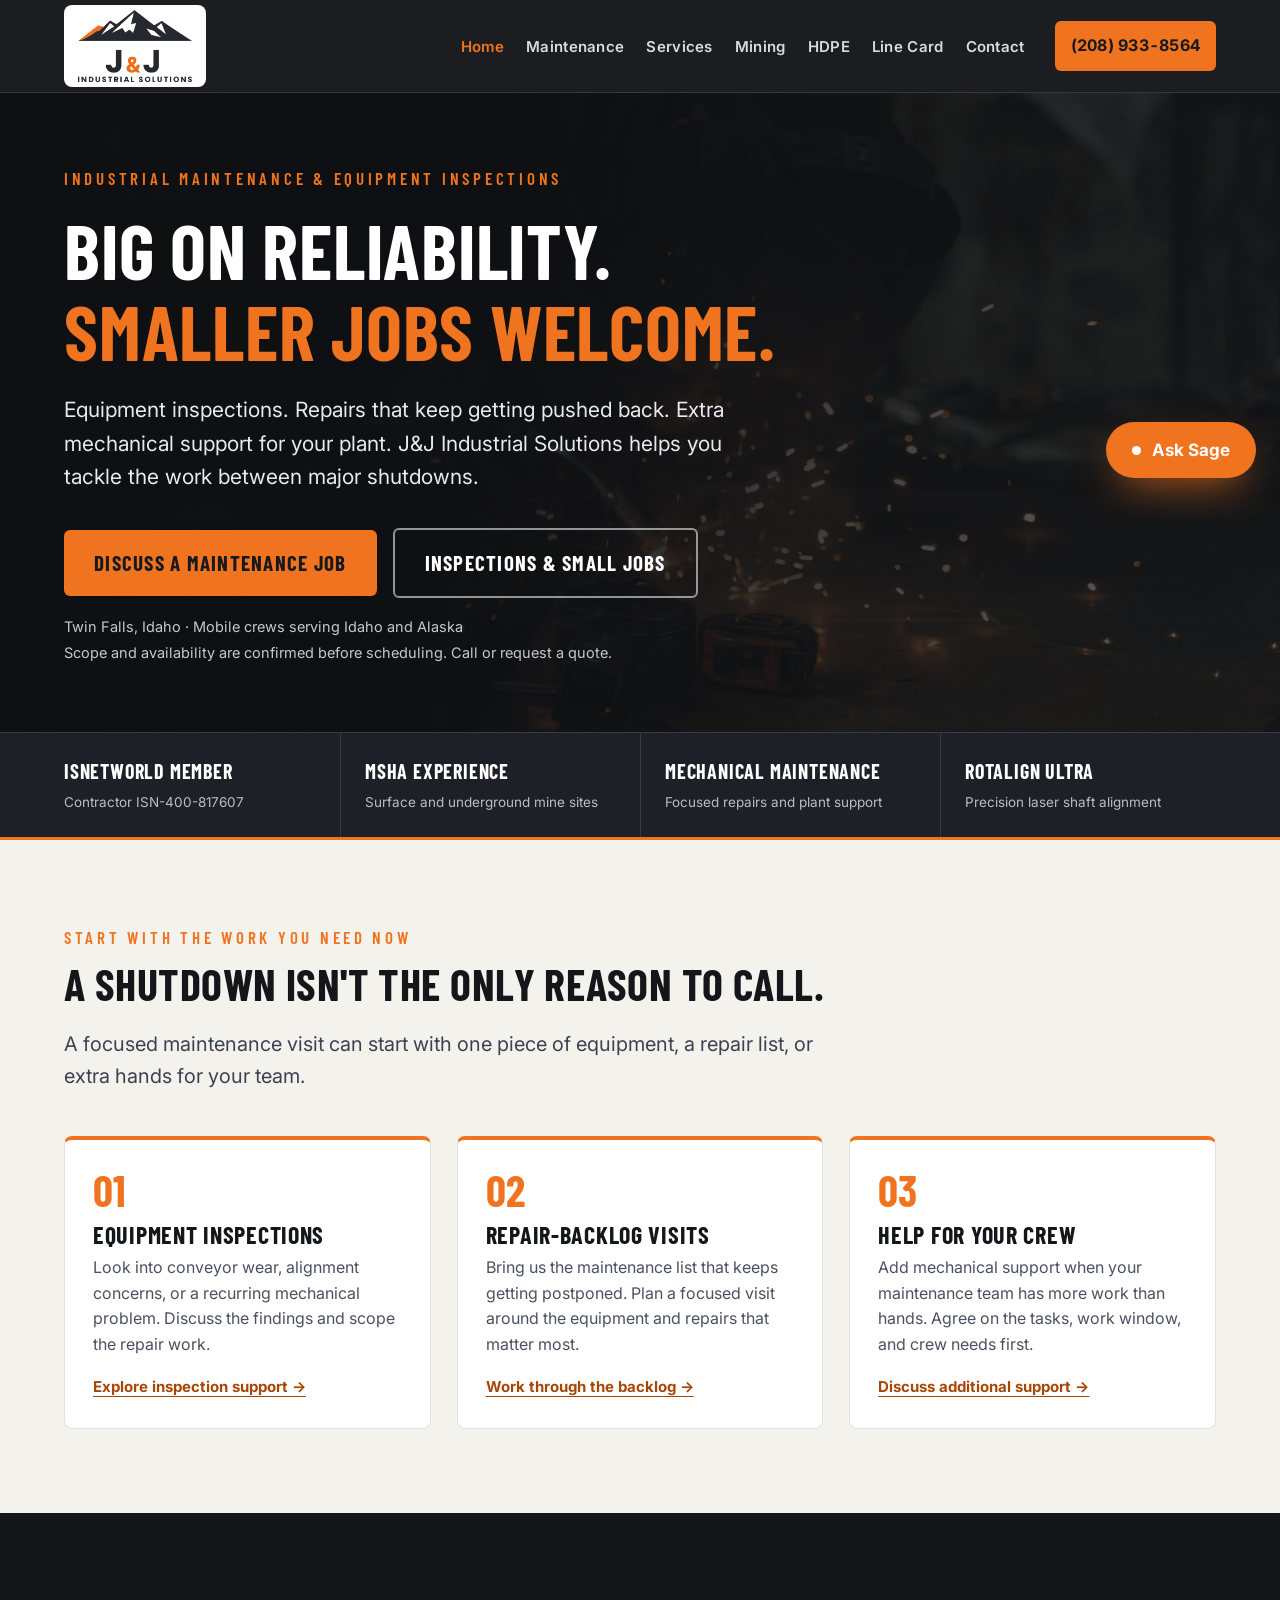
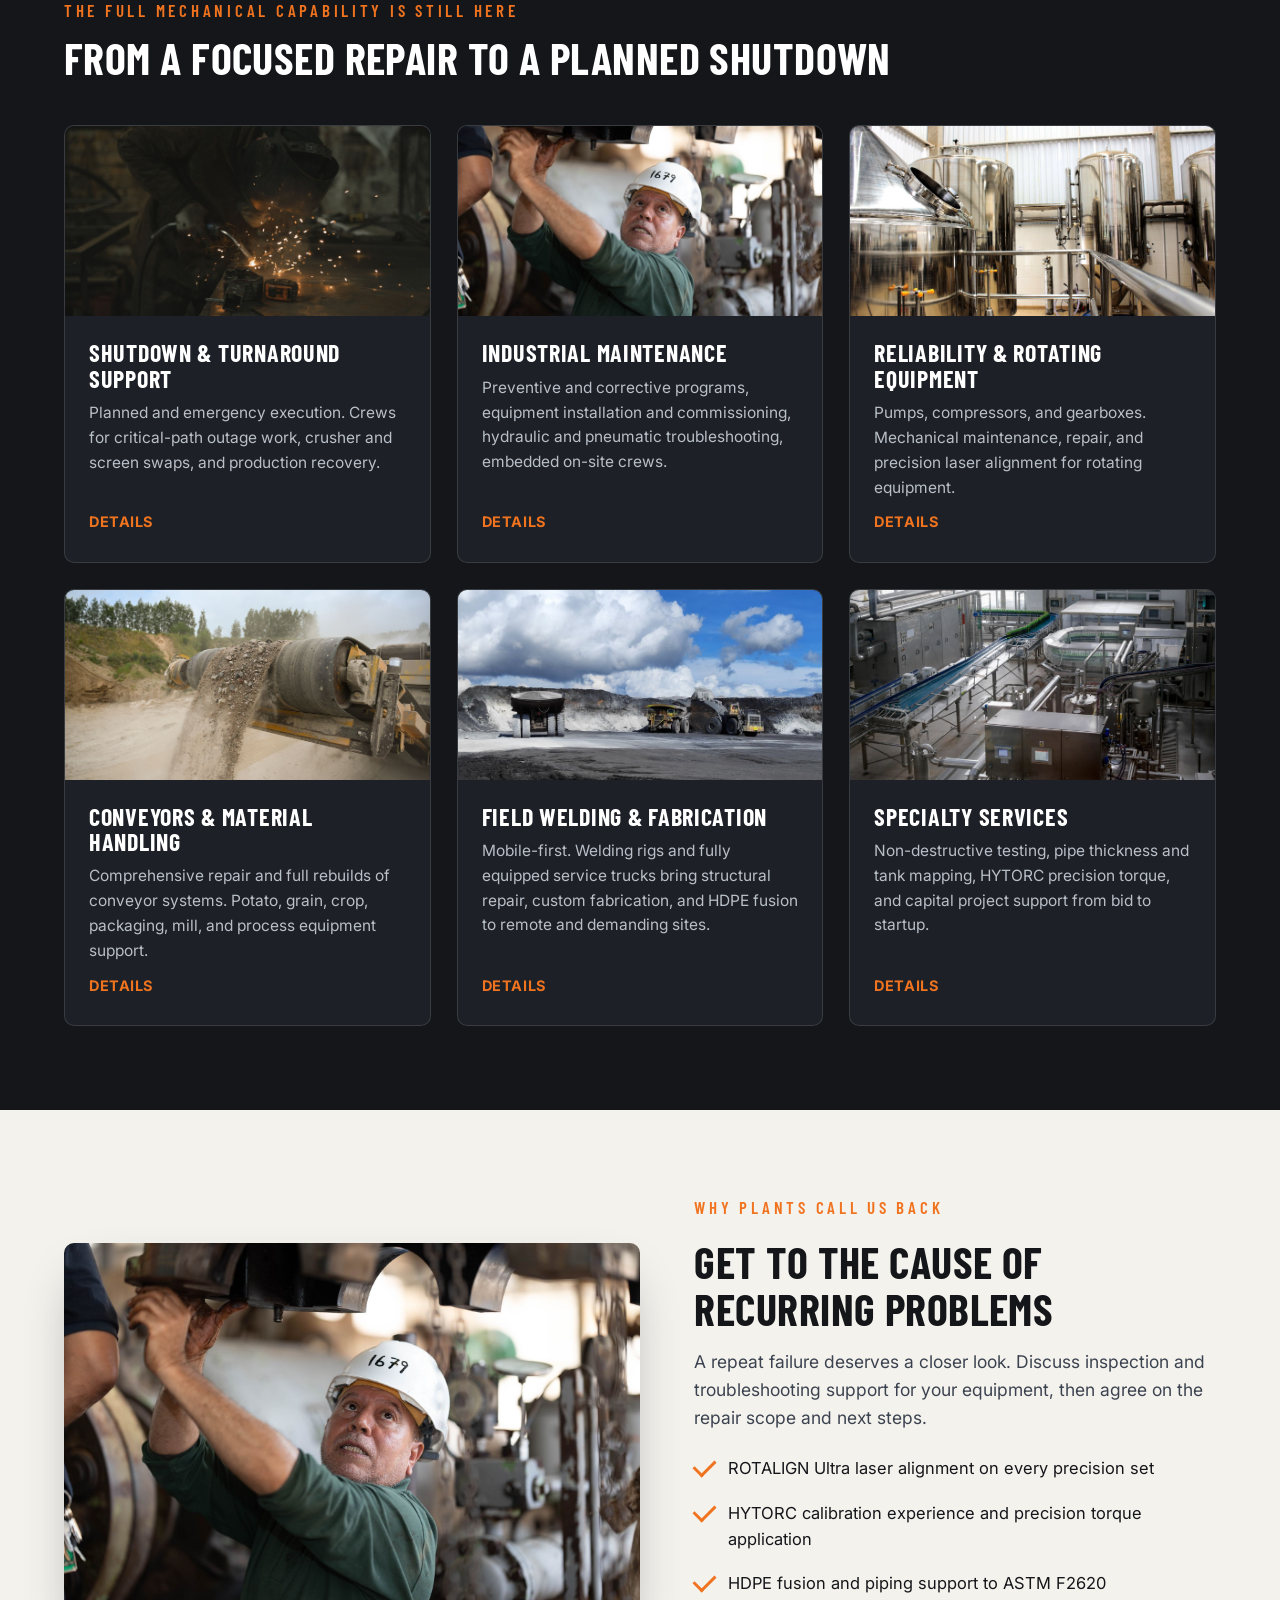
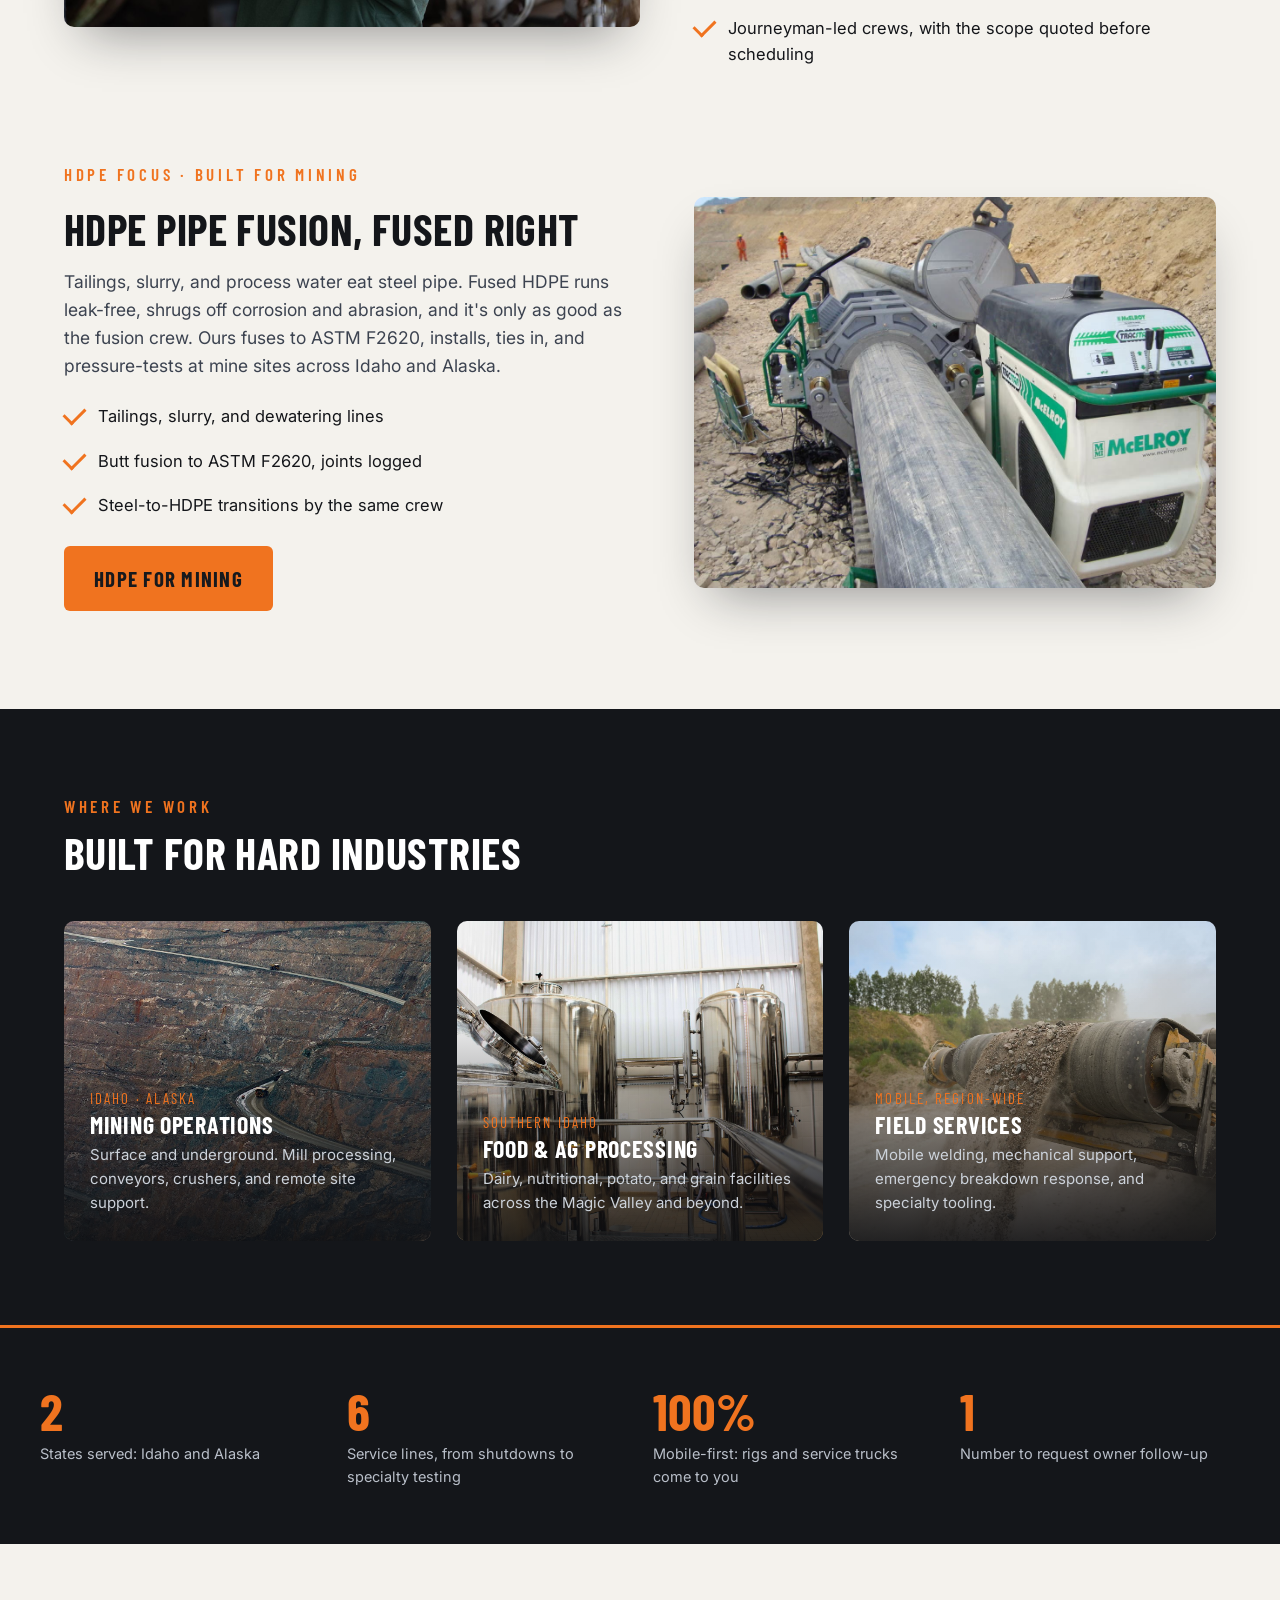
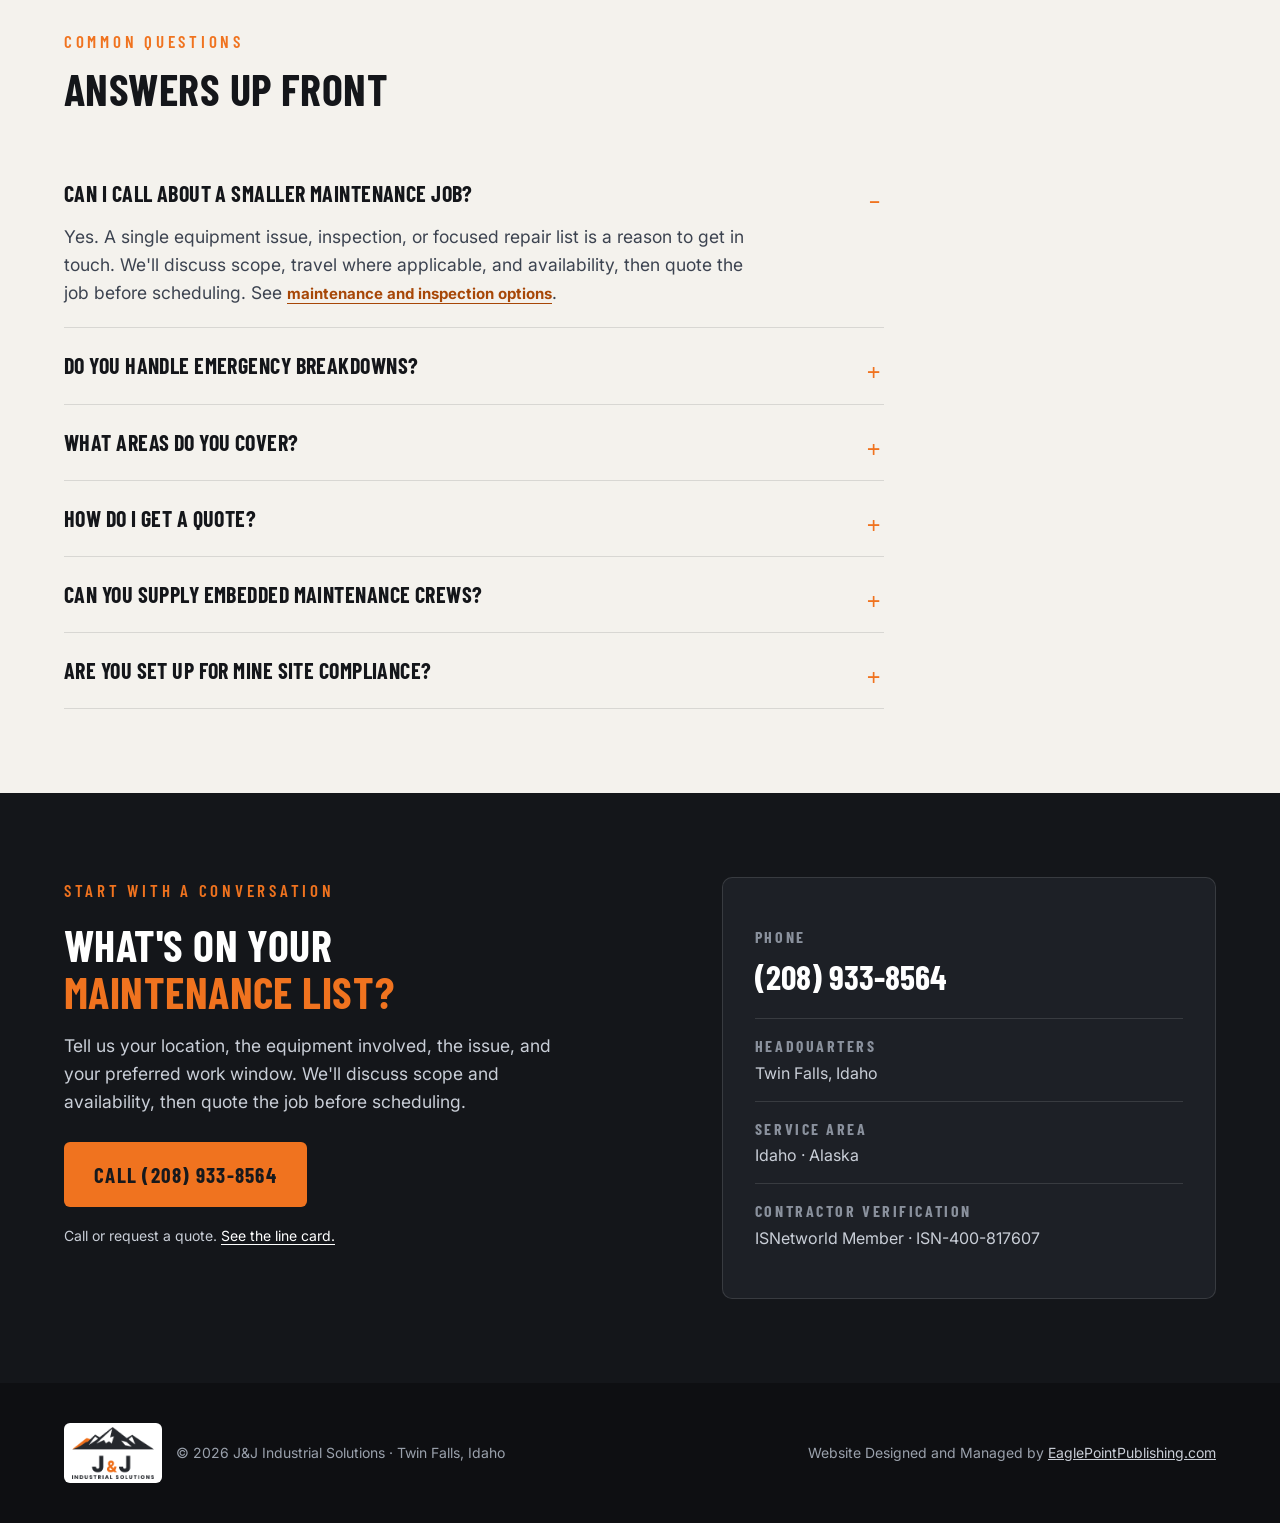
<file: index.html>
<!DOCTYPE html>
<html lang="en">
<head>
<!-- Google tag (gtag.js) -->
<script async src="https://www.googletagmanager.com/gtag/js?id=G-C0M1ZJC4P5"></script>
<script>
  window.dataLayer = window.dataLayer || [];
  function gtag(){dataLayer.push(arguments);}
  gtag('js', new Date());
  gtag('config', 'G-C0M1ZJC4P5', {
    allow_google_signals: false,
    allow_ad_personalization_signals: false
  });
</script>
<meta charset="utf-8">
<meta name="viewport" content="width=device-width, initial-scale=1">
<title>Industrial Maintenance &amp; Equipment Inspections | J&amp;J Industrial Solutions</title>
<meta name="description" content="Equipment inspections, focused maintenance visits, repair-backlog support, and industrial mechanical work from J&amp;J Industrial Solutions in Twin Falls, serving Idaho and Alaska.">
<meta name="robots" content="index, follow">
<link rel="canonical" href="https://jjindsolutions.com/">
<link rel="icon" href="/favicon.ico" sizes="any">
<link rel="icon" type="image/png" sizes="32x32" href="assets/logo/favicon-32.png">
<link rel="icon" type="image/png" sizes="16x16" href="assets/logo/favicon-16.png">
<link rel="apple-touch-icon" sizes="180x180" href="assets/logo/apple-touch-icon.png">
<link rel="manifest" href="site.webmanifest">
<meta property="og:type" content="website">
<meta property="og:site_name" content="J&amp;J Industrial Solutions">
<meta property="og:title" content="Industrial Maintenance &amp; Equipment Inspections | J&amp;J Industrial Solutions">
<meta property="og:description" content="Equipment inspections, focused maintenance visits, repair-backlog support, and industrial mechanical work from J&amp;J Industrial Solutions in Twin Falls, serving Idaho and Alaska.">
<meta property="og:url" content="https://jjindsolutions.com/">
<meta property="og:image" content="https://jjindsolutions.com/assets/logo/og-image.png">
<meta property="og:image:width" content="1200">
<meta property="og:image:height" content="630">
<meta name="twitter:card" content="summary_large_image">
<meta name="twitter:image" content="https://jjindsolutions.com/assets/logo/og-image.png">
<link rel="preconnect" href="https://fonts.googleapis.com">
<link rel="preconnect" href="https://fonts.gstatic.com" crossorigin>
<link href="https://fonts.googleapis.com/css2?family=Barlow+Condensed:wght@600;700&family=Inter:wght@400;600;700&display=swap" rel="stylesheet">
<link rel="stylesheet" href="assets/style.css?v=20261015-maintenance">
<script type="application/ld+json">
{
  "@context": "https://schema.org",
  "@type": "LocalBusiness",
  "name": "J&J Industrial Solutions",
  "description": "Equipment inspections, focused maintenance visits, repair-backlog support, millwright crews, shutdown support, conveyor systems, and field welding for mining and food processing.",
  "url": "https://jjindsolutions.com/",
  "email": "levi@jjindsolutions.com",
  "telephone": "+12089338564",
  "address": {"@type": "PostalAddress", "addressLocality": "Twin Falls", "addressRegion": "ID", "addressCountry": "US"},
  "areaServed": ["Idaho", "Alaska"]
}
</script>
</head>
<body>

<header>
  <nav class="nav">
    <a class="brand" href="index.html" aria-label="J&amp;J Industrial Solutions home">
      <span class="brand-chip"><img src="assets/logo/jj-industrial-solutions.png" alt="J&amp;J Industrial Solutions" height="72"></span>
    </a>
    <ul class="nav-links">
      <li><a class="on" href="index.html">Home</a></li>
      <li><a href="maintenance.html">Maintenance</a></li>
      <li><a href="services.html">Services</a></li>
      <li><a href="mining.html">Mining</a></li>
      <li><a href="hdpe.html">HDPE</a></li>
      <li><a href="rates.html">Line Card</a></li>
      <li><a href="index.html#contact">Contact</a></li>
    </ul>
    <a class="nav-call" href="tel:+12089338564">(208) 933-8564</a>
  </nav>
</header>

<section class="hero" style="padding:0">
  <div class="hero-img" style="background-image:url('img/welder-dark.jpg')"></div>
  <div class="hero-grad"></div>
  <div class="hero-inner">
    <span class="kicker">Industrial Maintenance &amp; Equipment Inspections</span>
    <h1>Big on reliability.<br><span class="hl">Smaller jobs welcome.</span></h1>
    <p class="sub">Equipment inspections. Repairs that keep getting pushed back. Extra mechanical support for your plant. J&amp;J Industrial Solutions helps you tackle the work between major shutdowns.</p>
    <div class="cta-row">
      <a class="btn btn-orange" href="#contact">Discuss a Maintenance Job</a>
      <a class="btn btn-ghost" href="maintenance.html">Inspections &amp; Small Jobs</a>
    </div>
    <p class="hero-note">Twin Falls, Idaho &middot; Mobile crews serving Idaho and Alaska<br>Scope and availability are confirmed before scheduling. Call or request a quote.</p>
  </div>
</section>

<div class="trust">
  <div class="trust-grid">
    <div class="trust-cell"><b>ISNetworld Member</b><span>Contractor ISN-400-817607</span></div>
    <div class="trust-cell"><b>MSHA Experience</b><span>Surface and underground mine sites</span></div>
    <div class="trust-cell"><b>Mechanical Maintenance</b><span>Focused repairs and plant support</span></div>
    <div class="trust-cell"><b>ROTALIGN Ultra</b><span>Precision laser shaft alignment</span></div>
  </div>
</div>

<section class="sec-paper">
  <div class="wrap">
    <div class="sec-head">
      <span class="kicker">Start with the work you need now</span>
      <h2>A shutdown isn't the only reason to call.</h2>
      <p class="lead section-intro">A focused maintenance visit can start with one piece of equipment, a repair list, or extra hands for your team.</p>
    </div>
    <div class="steps">
      <div class="step"><div class="n">01</div><h3>Equipment inspections</h3><p>Look into conveyor wear, alignment concerns, or a recurring mechanical problem. Discuss the findings and scope the repair work.</p><a class="text-link" href="maintenance.html#inspections">Explore inspection support &rarr;</a></div>
      <div class="step"><div class="n">02</div><h3>Repair-backlog visits</h3><p>Bring us the maintenance list that keeps getting postponed. Plan a focused visit around the equipment and repairs that matter most.</p><a class="text-link" href="maintenance.html#repair-backlog">Work through the backlog &rarr;</a></div>
      <div class="step"><div class="n">03</div><h3>Help for your crew</h3><p>Add mechanical support when your maintenance team has more work than hands. Agree on the tasks, work window, and crew needs first.</p><a class="text-link" href="maintenance.html#crew-support">Discuss additional support &rarr;</a></div>
    </div>
  </div>
</section>

<section class="sec-dark" id="services">
  <div class="wrap">
    <div class="sec-head">
      <span class="kicker">The full mechanical capability is still here</span>
      <h2>From a focused repair to a planned shutdown</h2>
    </div>
    <div class="cards">
      <div class="card">
        <img src="img/welder-dark.jpg" alt="Welder working with sparks in an industrial shop" loading="lazy">
        <div class="card-body">
          <h3>Shutdown &amp; Turnaround Support</h3>
          <p>Planned and emergency execution. Crews for critical-path outage work, crusher and screen swaps, and production recovery.</p>
          <a class="more" href="services.html#shutdown">Details</a>
        </div>
      </div>
      <div class="card">
        <img src="img/maintenance.jpg" alt="Maintenance technician working on heavy plant machinery" loading="lazy">
        <div class="card-body">
          <h3>Industrial Maintenance</h3>
          <p>Preventive and corrective programs, equipment installation and commissioning, hydraulic and pneumatic troubleshooting, embedded on-site crews.</p>
          <a class="more" href="services.html#maintenance">Details</a>
        </div>
      </div>
      <div class="card">
        <img src="img/foodplant.jpg" alt="Stainless steel processing tanks in a plant" loading="lazy">
        <div class="card-body">
          <h3>Reliability &amp; Rotating Equipment</h3>
          <p>Pumps, compressors, and gearboxes. Mechanical maintenance, repair, and precision laser alignment for rotating equipment.</p>
          <a class="more" href="services.html#reliability">Details</a>
        </div>
      </div>
      <div class="card">
        <img src="img/conveyor.jpg" alt="Conveyor head pulley moving aggregate at an outdoor site" loading="lazy">
        <div class="card-body">
          <h3>Conveyors &amp; Material Handling</h3>
          <p>Comprehensive repair and full rebuilds of conveyor systems. Potato, grain, crop, packaging, mill, and process equipment support.</p>
          <a class="more" href="services.html#conveyors">Details</a>
        </div>
      </div>
      <div class="card">
        <img src="img/mining-pit.jpg" alt="Haul trucks and loader working in an open pit mine" loading="lazy">
        <div class="card-body">
          <h3>Field Welding &amp; Fabrication</h3>
          <p>Mobile-first. Welding rigs and fully equipped service trucks bring structural repair, custom fabrication, and HDPE fusion to remote and demanding sites.</p>
          <a class="more" href="services.html#welding">Details</a>
        </div>
      </div>
      <div class="card">
        <img src="img/bottling.jpg" alt="Automated processing and conveyor lines inside a plant" loading="lazy">
        <div class="card-body">
          <h3>Specialty Services</h3>
          <p>Non-destructive testing, pipe thickness and tank mapping, HYTORC precision torque, and capital project support from bid to startup.</p>
          <a class="more" href="services.html#specialty">Details</a>
        </div>
      </div>
    </div>
  </div>
</section>

<section class="sec-paper">
  <div class="wrap split">
    <img src="img/maintenance.jpg" alt="Technician inspecting industrial machinery overhead" loading="lazy">
    <div>
      <span class="kicker">Why plants call us back</span>
      <h2>Get to the cause of recurring problems</h2>
      <p>A repeat failure deserves a closer look. Discuss inspection and troubleshooting support for your equipment, then agree on the repair scope and next steps.</p>
      <ul class="checklist">
        <li>ROTALIGN Ultra laser alignment on every precision set</li>
        <li>HYTORC calibration experience and precision torque application</li>
        <li>HDPE fusion and piping support to ASTM F2620</li>
        <li>Journeyman-led crews, with the scope quoted before scheduling</li>
      </ul>
    </div>
  </div>
</section>


<section class="sec-paper" id="hdpe" style="padding-top:0">
  <div class="wrap split">
    <div>
      <span class="kicker">HDPE focus &middot; built for mining</span>
      <h2>HDPE pipe fusion, fused right</h2>
      <p>Tailings, slurry, and process water eat steel pipe. Fused HDPE runs leak-free, shrugs off corrosion and abrasion, and it's only as good as the fusion crew. Ours fuses to ASTM F2620, installs, ties in, and pressure-tests at mine sites across Idaho and Alaska.</p>
      <ul class="checklist">
        <li>Tailings, slurry, and dewatering lines</li>
        <li>Butt fusion to ASTM F2620, joints logged</li>
        <li>Steel-to-HDPE transitions by the same crew</li>
      </ul>
      <p style="margin-top:18px"><a class="btn btn-orange" href="hdpe.html">HDPE for Mining</a></p>
    </div>
    <img src="img/hdpe-fusion.jpg" alt="Fusion machine joining large-diameter HDPE pipe at a mine site" loading="lazy">
  </div>
</section>

<section class="sec-dark" id="sectors" style="padding-top:84px">
  <div class="wrap">
    <div class="sec-head">
      <span class="kicker">Where we work</span>
      <h2>Built for hard industries</h2>
    </div>
    <div class="sectors">
      <a class="sector" href="mining.html">
        <div class="bg" style="background-image:url('img/mining-truck.jpg')"></div>
        <div class="shade"></div>
        <div class="sector-body">
          <span class="where">Idaho &middot; Alaska</span>
          <h3>Mining Operations</h3>
          <p>Surface and underground. Mill processing, conveyors, crushers, and remote site support.</p>
        </div>
      </a>
      <a class="sector" href="services.html#maintenance">
        <div class="bg" style="background-image:url('img/foodplant.jpg')"></div>
        <div class="shade"></div>
        <div class="sector-body">
          <span class="where">Southern Idaho</span>
          <h3>Food &amp; Ag Processing</h3>
          <p>Dairy, nutritional, potato, and grain facilities across the Magic Valley and beyond.</p>
        </div>
      </a>
      <a class="sector" href="services.html#welding">
        <div class="bg" style="background-image:url('img/conveyor.jpg')"></div>
        <div class="shade"></div>
        <div class="sector-body">
          <span class="where">Mobile, region-wide</span>
          <h3>Field Services</h3>
          <p>Mobile welding, mechanical support, emergency breakdown response, and specialty tooling.</p>
        </div>
      </a>
    </div>
  </div>
</section>

<div class="band">
  <div class="wrap band-grid">
    <div><div class="num">2</div><div class="lab">States served: Idaho and Alaska</div></div>
    <div><div class="num">6</div><div class="lab">Service lines, from shutdowns to specialty testing</div></div>
    <div><div class="num">100%</div><div class="lab">Mobile-first: rigs and service trucks come to you</div></div>
    <div><div class="num">1</div><div class="lab">Number to request owner follow-up</div></div>
  </div>
</div>

<section class="sec-paper">
  <div class="wrap">
    <div class="sec-head">
      <span class="kicker">Common questions</span>
      <h2>Answers up front</h2>
    </div>
    <div class="faq">
      <details open>
        <summary>Can I call about a smaller maintenance job?</summary>
        <p>Yes. A single equipment issue, inspection, or focused repair list is a reason to get in touch. We'll discuss scope, travel where applicable, and availability, then quote the job before scheduling. See <a class="text-link" href="maintenance.html">maintenance and inspection options</a>.</p>
      </details>
      <details>
        <summary>Do you handle emergency breakdowns?</summary>
        <p>Yes. Emergency breakdown response and production recovery are core services. Call (208) 933-8564 and Sage will collect what happened, how urgent it is, and the best way for an owner to reach you. Ask for an owner if you need a live transfer.</p>
      </details>
      <details>
        <summary>What areas do you cover?</summary>
        <p>We're headquartered in Twin Falls, Idaho and run mobile crews across Idaho and Alaska. Mining support is available in both states; food and agricultural processing work is concentrated in southern Idaho.</p>
      </details>
      <details>
        <summary>How do I get a quote?</summary>
        <p>Call or send the job details and we will quote the scope with you. Tell us the location, the equipment, and the work window. Capabilities are on the <a href="rates.html" style="color:var(--orange);font-weight:700">Line Card page</a>.</p>
      </details>
      <details>
        <summary>Can you supply embedded maintenance crews?</summary>
        <p>Yes. We offer consistent on-site maintenance labor inside your facility, on your schedule, under your safety program, with our supervision and tooling.</p>
      </details>
      <details>
        <summary>Are you set up for mine site compliance?</summary>
        <p>Our crews carry MSHA and industrial facility experience, and we're an ISNetworld member contractor (ISN-400-817607), so onboarding through your contractor management system is straightforward.</p>
      </details>
    </div>
  </div>
</section>

<section class="contact" id="contact">
  <div class="wrap contact-grid">
    <div>
      <span class="kicker">Start with a conversation</span>
      <h2>What's on your<br><span class="hl">maintenance list?</span></h2>
      <p>Tell us your location, the equipment involved, the issue, and your preferred work window. We'll discuss scope and availability, then quote the job before scheduling.</p>
      <a class="btn btn-orange" href="tel:+12089338564">Call (208) 933-8564</a>
      <p class="contact-fine">Call or request a quote. <a href="rates.html">See the line card.</a></p>
    </div>
    <div class="contact-card">
      <div class="row"><b>Phone</b><a class="big" href="tel:+12089338564">(208) 933-8564</a></div>
      <div class="row"><b>Headquarters</b><span>Twin Falls, Idaho</span></div>
      <div class="row"><b>Service Area</b><span>Idaho &middot; Alaska</span></div>
      <div class="row"><b>Contractor Verification</b><span>ISNetworld Member &middot; ISN-400-817607</span></div>
    </div>
  </div>
</section>

<footer>
  <div class="wrap foot">
    <div class="foot-id"><span class="foot-logo"><img src="assets/logo/jj-industrial-solutions.png" alt=""></span><div>&copy; 2026 J&amp;J Industrial Solutions &middot; Twin Falls, Idaho</div></div>
    <div>Website Designed and Managed by <a href="https://eaglepointpublishing.com/" target="_blank" rel="noopener noreferrer">EaglePointPublishing.com</a></div>
  </div>
</footer>

<div class="callbar"><a href="tel:+12089338564">Call (208) 933-8564</a></div>
<script src="assets/analytics.js?v=20260722-1" defer></script>
<script src="assets/sage-chat.js?v=20261015-services" defer></script>
</body>
</html>
</file>
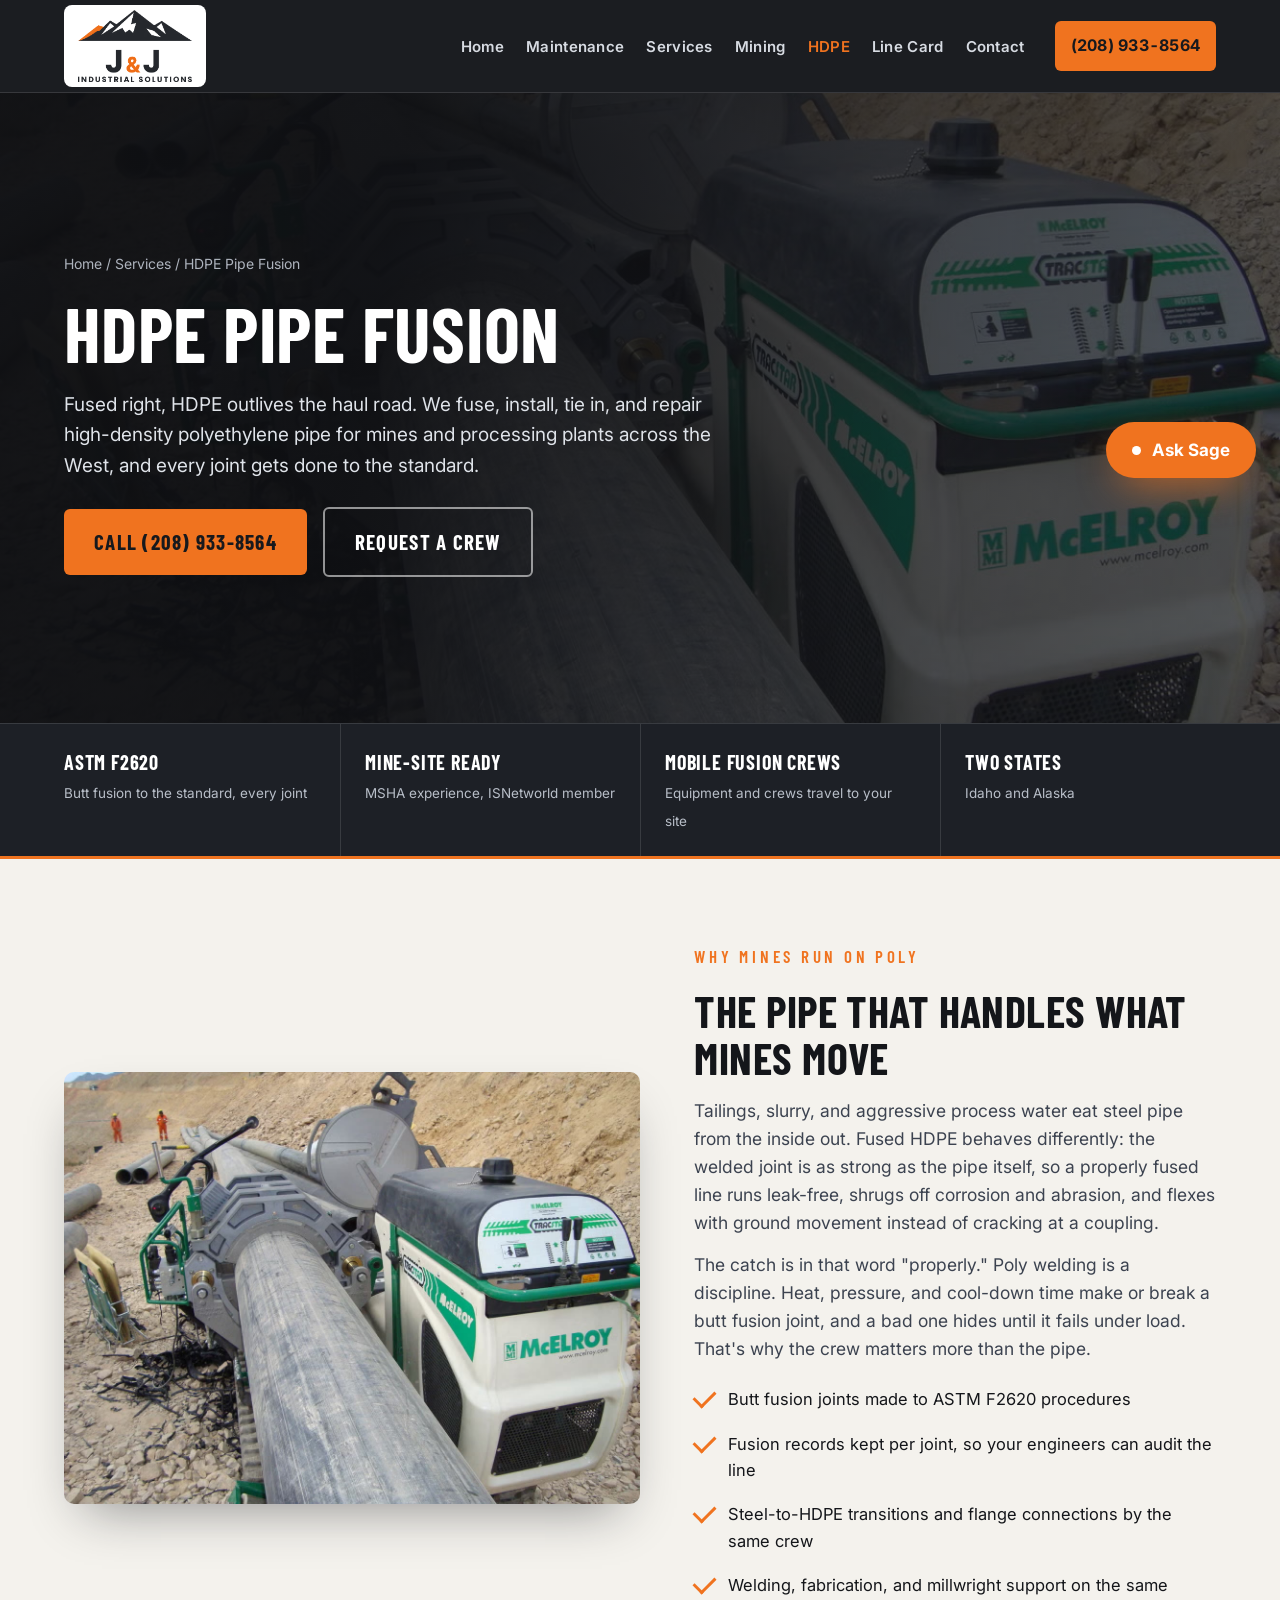
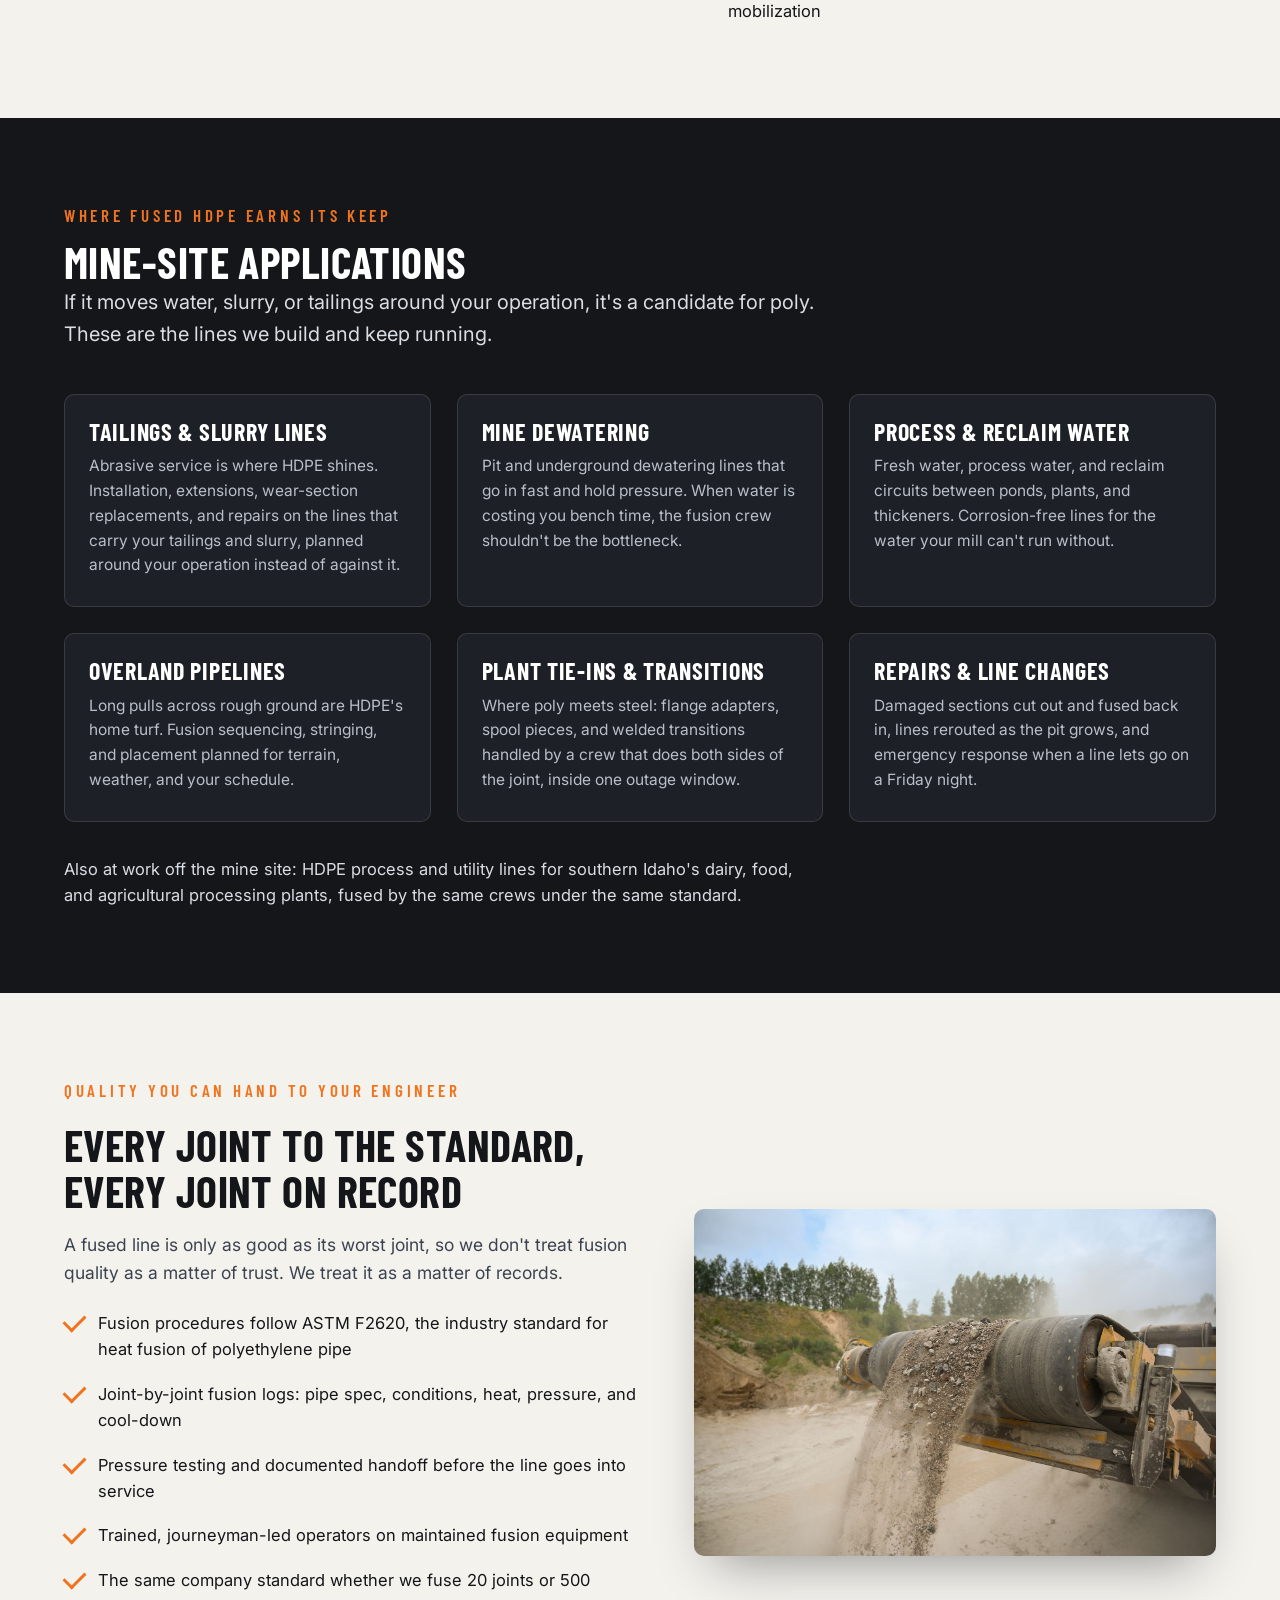
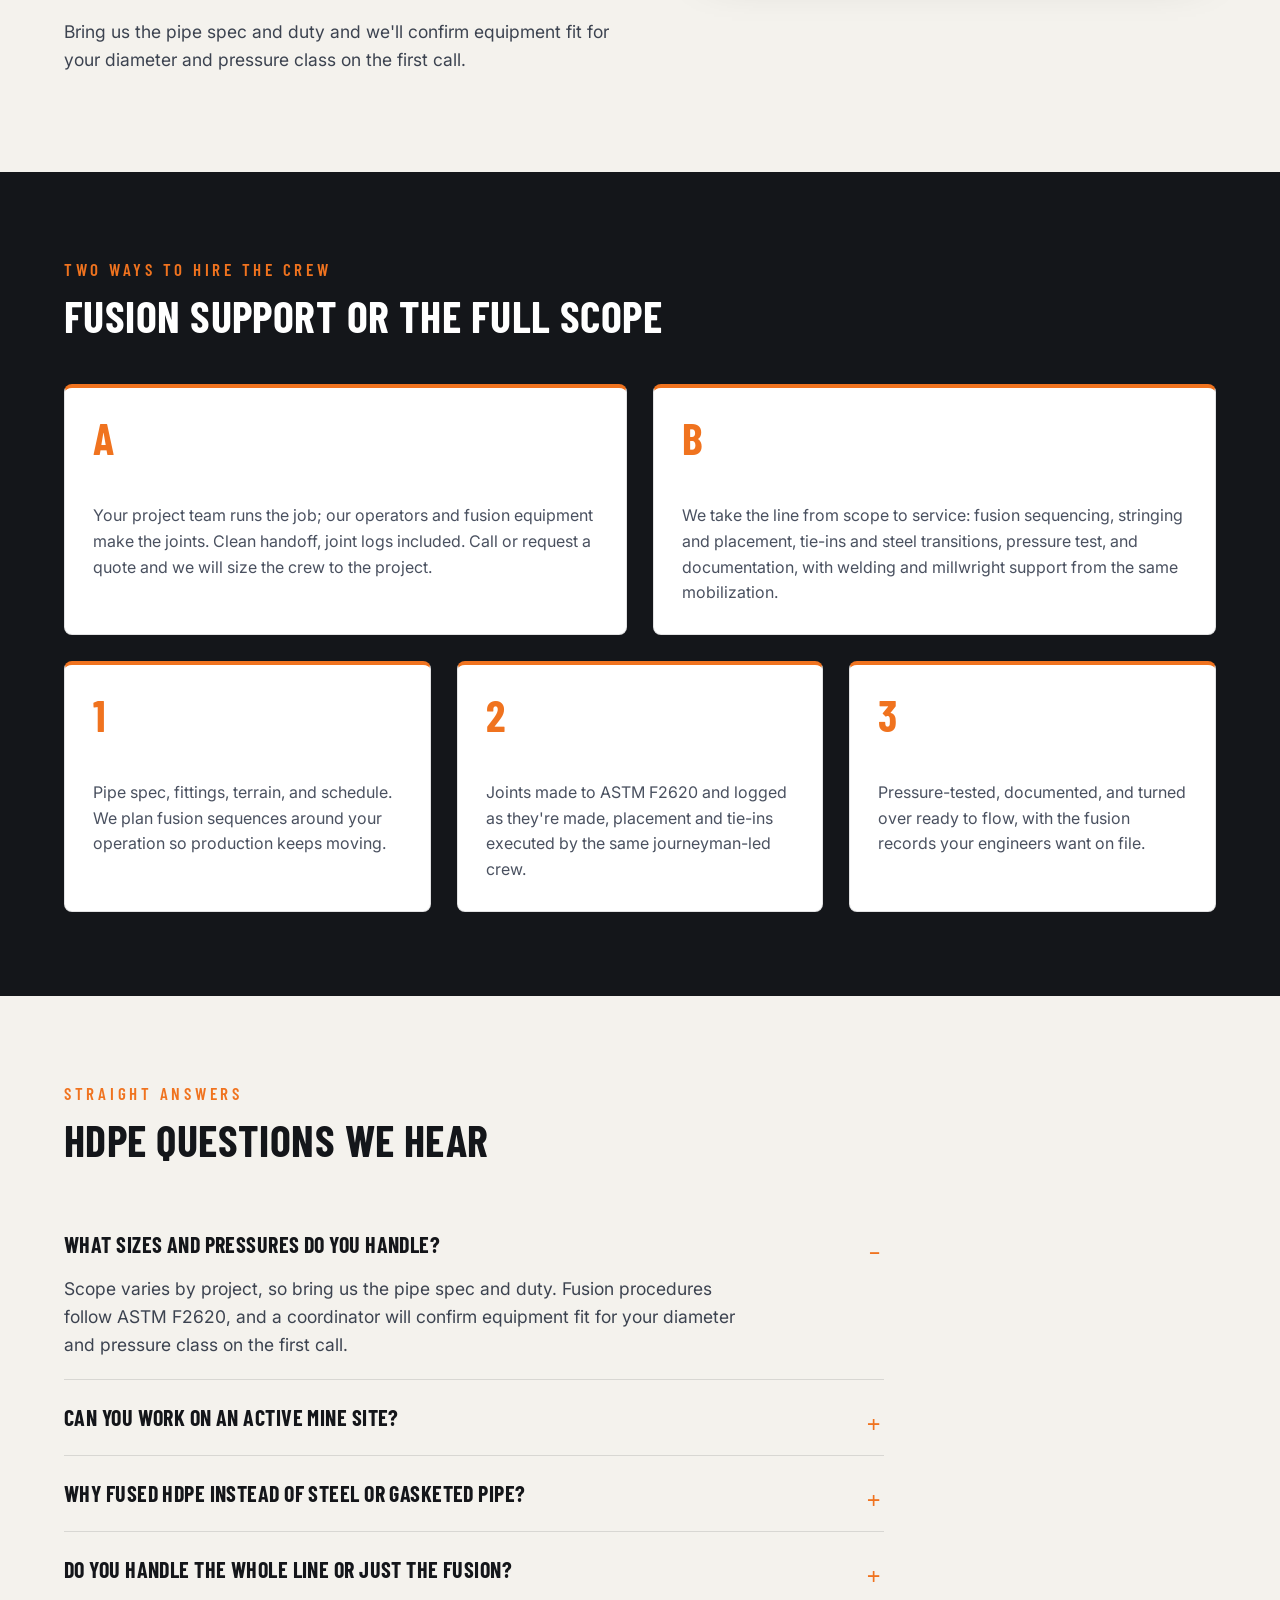
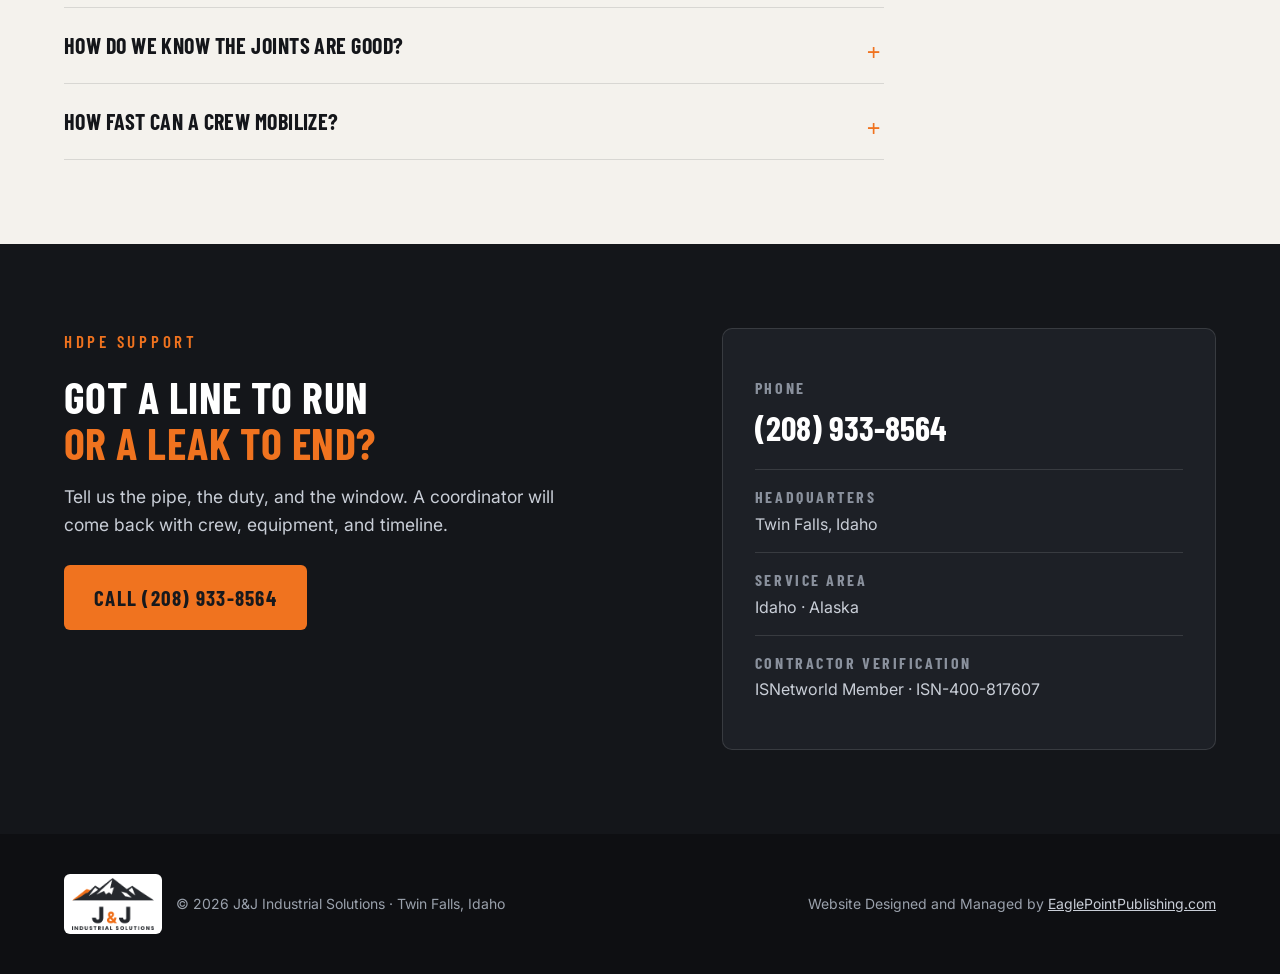
<file: hdpe.html>
<!DOCTYPE html>
<html lang="en">
<head>
<!-- Google tag (gtag.js) -->
<script async src="https://www.googletagmanager.com/gtag/js?id=G-C0M1ZJC4P5"></script>
<script>
  window.dataLayer = window.dataLayer || [];
  function gtag(){dataLayer.push(arguments);}
  gtag('js', new Date());
  gtag('config', 'G-C0M1ZJC4P5', {
    allow_google_signals: false,
    allow_ad_personalization_signals: false
  });
</script>
<meta charset="utf-8">
<meta name="viewport" content="width=device-width, initial-scale=1">
<title>HDPE Pipe Fusion for Mining | J&amp;J Industrial Solutions | Tailings, Dewatering, Process Water</title>
<meta name="description" content="HDPE pipe fusion, installation, and repair for mine sites: tailings and slurry lines, dewatering, process and reclaim water. Butt fusion to ASTM F2620 with documented joints and mobile crews across Idaho and Alaska.">
<meta name="robots" content="index, follow">
<link rel="canonical" href="https://jjindsolutions.com/hdpe.html">
<link rel="icon" href="/favicon.ico" sizes="any">
<link rel="icon" type="image/png" sizes="32x32" href="assets/logo/favicon-32.png">
<link rel="icon" type="image/png" sizes="16x16" href="assets/logo/favicon-16.png">
<link rel="apple-touch-icon" sizes="180x180" href="assets/logo/apple-touch-icon.png">
<link rel="manifest" href="site.webmanifest">
<meta property="og:type" content="website">
<meta property="og:site_name" content="J&amp;J Industrial Solutions">
<meta property="og:title" content="HDPE Pipe Fusion for Mining | J&amp;J Industrial Solutions | Tailings, Dewatering, Process Water">
<meta property="og:description" content="HDPE pipe fusion, installation, and repair for mine sites: tailings and slurry lines, dewatering, process and reclaim water. Butt fusion to ASTM F2620 with documented joints and mobile crews across Idaho and Alaska.">
<meta property="og:url" content="https://jjindsolutions.com/hdpe.html">
<meta property="og:image" content="https://jjindsolutions.com/assets/logo/og-image.png">
<meta property="og:image:width" content="1200">
<meta property="og:image:height" content="630">
<meta name="twitter:card" content="summary_large_image">
<meta name="twitter:image" content="https://jjindsolutions.com/assets/logo/og-image.png">
<link rel="preconnect" href="https://fonts.googleapis.com">
<link rel="preconnect" href="https://fonts.gstatic.com" crossorigin>
<link href="https://fonts.googleapis.com/css2?family=Barlow+Condensed:wght@600;700&family=Inter:wght@400;600;700&display=swap" rel="stylesheet">
<link rel="stylesheet" href="assets/style.css?v=20261015-maintenance">
</head>
<body>

<header>
  <nav class="nav">
    <a class="brand" href="index.html" aria-label="J&amp;J Industrial Solutions home">
      <span class="brand-chip"><img src="assets/logo/jj-industrial-solutions.png" alt="J&amp;J Industrial Solutions" height="72"></span>
    </a>
    <ul class="nav-links">
      <li><a href="index.html">Home</a></li>
      <li><a href="maintenance.html">Maintenance</a></li>
      <li><a href="services.html">Services</a></li>
      <li><a href="mining.html">Mining</a></li>
      <li><a class="on" href="hdpe.html">HDPE</a></li>
      <li><a href="rates.html">Line Card</a></li>
      <li><a href="index.html#contact">Contact</a></li>
    </ul>
    <a class="nav-call" href="tel:+12089338564">(208) 933-8564</a>
  </nav>
</header>

<section class="page-hero">
  <div class="hero-img" style="background-image:url('img/hdpe-fusion.jpg')"></div>
  <div class="hero-grad"></div>
  <div class="hero-inner">
    <div class="crumbs"><a href="index.html">Home</a> / Services / HDPE Pipe Fusion</div>
    <h1>HDPE Pipe Fusion</h1>
    <p class="sub">Fused right, HDPE outlives the haul road. We fuse, install, tie in, and repair high-density polyethylene pipe for mines and processing plants across the West, and every joint gets done to the standard.</p>
    <div class="cta-row" style="margin-top:26px">
      <a class="btn btn-orange" href="tel:+12089338564">Call (208) 933-8564</a>
      <a class="btn btn-ghost" href="index.html#contact">Request a Crew</a>
    </div>
  </div>
</section>

<div class="trust">
  <div class="trust-grid">
    <div class="trust-cell"><b>ASTM F2620</b><span>Butt fusion to the standard, every joint</span></div>
    <div class="trust-cell"><b>Mine-Site Ready</b><span>MSHA experience, ISNetworld member</span></div>
    <div class="trust-cell"><b>Mobile Fusion Crews</b><span>Equipment and crews travel to your site</span></div>
    <div class="trust-cell"><b>Two States</b><span>Idaho and Alaska</span></div>
  </div>
</div>

<section class="sec-paper">
  <div class="wrap split">
    <img src="img/hdpe-fusion.jpg" alt="Tracked fusion machine joining large-diameter HDPE pipe at a mine site" loading="lazy">
    <div>
      <span class="kicker">Why mines run on poly</span>
      <h2>The pipe that handles what mines move</h2>
      <p>Tailings, slurry, and aggressive process water eat steel pipe from the inside out. Fused HDPE behaves differently: the welded joint is as strong as the pipe itself, so a properly fused line runs leak-free, shrugs off corrosion and abrasion, and flexes with ground movement instead of cracking at a coupling.</p>
      <p>The catch is in that word "properly." Poly welding is a discipline. Heat, pressure, and cool-down time make or break a butt fusion joint, and a bad one hides until it fails under load. That's why the crew matters more than the pipe.</p>
      <ul class="checklist">
        <li>Butt fusion joints made to ASTM F2620 procedures</li>
        <li>Fusion records kept per joint, so your engineers can audit the line</li>
        <li>Steel-to-HDPE transitions and flange connections by the same crew</li>
        <li>Welding, fabrication, and millwright support on the same mobilization</li>
      </ul>
    </div>
  </div>
</section>

<section class="sec-dark">
  <div class="wrap">
    <div class="sec-head">
      <span class="kicker">Where fused HDPE earns its keep</span>
      <h2>Mine-site applications</h2>
      <p class="lead">If it moves water, slurry, or tailings around your operation, it's a candidate for poly. These are the lines we build and keep running.</p>
    </div>
    <div class="cards">
      <div class="card">
        <div class="card-body">
          <h3>Tailings &amp; Slurry Lines</h3>
          <p>Abrasive service is where HDPE shines. Installation, extensions, wear-section replacements, and repairs on the lines that carry your tailings and slurry, planned around your operation instead of against it.</p>
        </div>
      </div>
      <div class="card">
        <div class="card-body">
          <h3>Mine Dewatering</h3>
          <p>Pit and underground dewatering lines that go in fast and hold pressure. When water is costing you bench time, the fusion crew shouldn't be the bottleneck.</p>
        </div>
      </div>
      <div class="card">
        <div class="card-body">
          <h3>Process &amp; Reclaim Water</h3>
          <p>Fresh water, process water, and reclaim circuits between ponds, plants, and thickeners. Corrosion-free lines for the water your mill can't run without.</p>
        </div>
      </div>
      <div class="card">
        <div class="card-body">
          <h3>Overland Pipelines</h3>
          <p>Long pulls across rough ground are HDPE's home turf. Fusion sequencing, stringing, and placement planned for terrain, weather, and your schedule.</p>
        </div>
      </div>
      <div class="card">
        <div class="card-body">
          <h3>Plant Tie-Ins &amp; Transitions</h3>
          <p>Where poly meets steel: flange adapters, spool pieces, and welded transitions handled by a crew that does both sides of the joint, inside one outage window.</p>
        </div>
      </div>
      <div class="card">
        <div class="card-body">
          <h3>Repairs &amp; Line Changes</h3>
          <p>Damaged sections cut out and fused back in, lines rerouted as the pit grows, and emergency response when a line lets go on a Friday night.</p>
        </div>
      </div>
    </div>
    <p class="lead" style="margin-top:34px;font-size:16.5px">Also at work off the mine site: HDPE process and utility lines for southern Idaho's dairy, food, and agricultural processing plants, fused by the same crews under the same standard.</p>
  </div>
</section>

<section class="sec-paper">
  <div class="wrap split">
    <div>
      <span class="kicker">Quality you can hand to your engineer</span>
      <h2>Every joint to the standard, every joint on record</h2>
      <p>A fused line is only as good as its worst joint, so we don't treat fusion quality as a matter of trust. We treat it as a matter of records.</p>
      <ul class="checklist">
        <li>Fusion procedures follow ASTM F2620, the industry standard for heat fusion of polyethylene pipe</li>
        <li>Joint-by-joint fusion logs: pipe spec, conditions, heat, pressure, and cool-down</li>
        <li>Pressure testing and documented handoff before the line goes into service</li>
        <li>Trained, journeyman-led operators on maintained fusion equipment</li>
        <li>The same company standard whether we fuse 20 joints or 500</li>
      </ul>
      <p style="margin-top:16px">Bring us the pipe spec and duty and we'll confirm equipment fit for your diameter and pressure class on the first call.</p>
    </div>
    <img src="img/conveyor.jpg" alt="Industrial pipeline and material handling infrastructure at a work site" loading="lazy">
  </div>
</section>

<section class="sec-dark">
  <div class="wrap">
    <div class="sec-head">
      <span class="kicker">Two ways to hire the crew</span>
      <h2>Fusion support or the full scope</h2>
    </div>
    <div class="steps" style="grid-template-columns:1fr 1fr">
      <div class="step"><div class="n">A</div><h3>Fusion crew for your project</h3><p>Your project team runs the job; our operators and fusion equipment make the joints. Clean handoff, joint logs included. Call or request a quote and we will size the crew to the project.</p></div>
      <div class="step"><div class="n">B</div><h3>Full-scope pipeline work</h3><p>We take the line from scope to service: fusion sequencing, stringing and placement, tie-ins and steel transitions, pressure test, and documentation, with welding and millwright support from the same mobilization.</p></div>
    </div>
    <div class="steps" style="margin-top:26px">
      <div class="step"><div class="n">1</div><h3>Scope and stage</h3><p>Pipe spec, fittings, terrain, and schedule. We plan fusion sequences around your operation so production keeps moving.</p></div>
      <div class="step"><div class="n">2</div><h3>Fuse and install</h3><p>Joints made to ASTM F2620 and logged as they're made, placement and tie-ins executed by the same journeyman-led crew.</p></div>
      <div class="step"><div class="n">3</div><h3>Prove and hand off</h3><p>Pressure-tested, documented, and turned over ready to flow, with the fusion records your engineers want on file.</p></div>
    </div>
  </div>
</section>

<section class="sec-paper">
  <div class="wrap">
    <div class="sec-head">
      <span class="kicker">Straight answers</span>
      <h2>HDPE questions we hear</h2>
    </div>
    <div class="faq">
      <details open>
        <summary>What sizes and pressures do you handle?</summary>
        <p>Scope varies by project, so bring us the pipe spec and duty. Fusion procedures follow ASTM F2620, and a coordinator will confirm equipment fit for your diameter and pressure class on the first call.</p>
      </details>
      <details>
        <summary>Can you work on an active mine site?</summary>
        <p>Yes. Our crews carry MSHA and industrial facility experience, we're an ISNetworld member contractor, and we badge in under your safety program. Remote and camp-based work is normal for us.</p>
      </details>
      <details>
        <summary>Why fused HDPE instead of steel or gasketed pipe?</summary>
        <p>For abrasive and corrosive service, poly usually wins on lifetime cost: no corrosion, high abrasion tolerance, and fused joints with no gaskets to weep or couplings to work loose. Steel still has its place, which is why our crews do the transitions between the two.</p>
      </details>
      <details>
        <summary>Do you handle the whole line or just the fusion?</summary>
        <p>Both. We can run fusion support for your installation crew, or take the full scope: fusion, placement, transitions to steel, tie-ins, and pressure testing, with welding and fabrication support from the same team.</p>
      </details>
      <details>
        <summary>How do we know the joints are good?</summary>
        <p>Every joint is fused to ASTM F2620 procedures and logged, and the line is pressure-tested before handoff. You get the records, not just our word.</p>
      </details>
      <details>
        <summary>How fast can a crew mobilize?</summary>
        <p>We're mobile-first out of Twin Falls with crews that travel across Idaho and Alaska. Call with the scope and a coordinator will give you a straight answer on timing for your site.</p>
      </details>
    </div>
  </div>
</section>

<section class="contact" id="contact">
  <div class="wrap contact-grid">
    <div>
      <span class="kicker">HDPE support</span>
      <h2>Got a line to run<br><span class="hl">or a leak to end?</span></h2>
      <p>Tell us the pipe, the duty, and the window. A coordinator will come back with crew, equipment, and timeline.</p>
      <a class="btn btn-orange" href="tel:+12089338564">Call (208) 933-8564</a>
    </div>
    <div class="contact-card">
      <div class="row"><b>Phone</b><a class="big" href="tel:+12089338564">(208) 933-8564</a></div>
      <div class="row"><b>Headquarters</b><span>Twin Falls, Idaho</span></div>
      <div class="row"><b>Service Area</b><span>Idaho &middot; Alaska</span></div>
      <div class="row"><b>Contractor Verification</b><span>ISNetworld Member &middot; ISN-400-817607</span></div>
    </div>
  </div>
</section>

<footer>
  <div class="wrap foot">
    <div class="foot-id"><span class="foot-logo"><img src="assets/logo/jj-industrial-solutions.png" alt=""></span><div>&copy; 2026 J&amp;J Industrial Solutions &middot; Twin Falls, Idaho</div></div>
    <div>Website Designed and Managed by <a href="https://eaglepointpublishing.com/" target="_blank" rel="noopener noreferrer">EaglePointPublishing.com</a></div>
  </div>
</footer>

<div class="callbar"><a href="tel:+12089338564">Call (208) 933-8564</a></div>
<script src="assets/analytics.js?v=20260722-1" defer></script>
<script src="assets/sage-chat.js?v=20261015-services" defer></script>
</body>
</html>
</file>
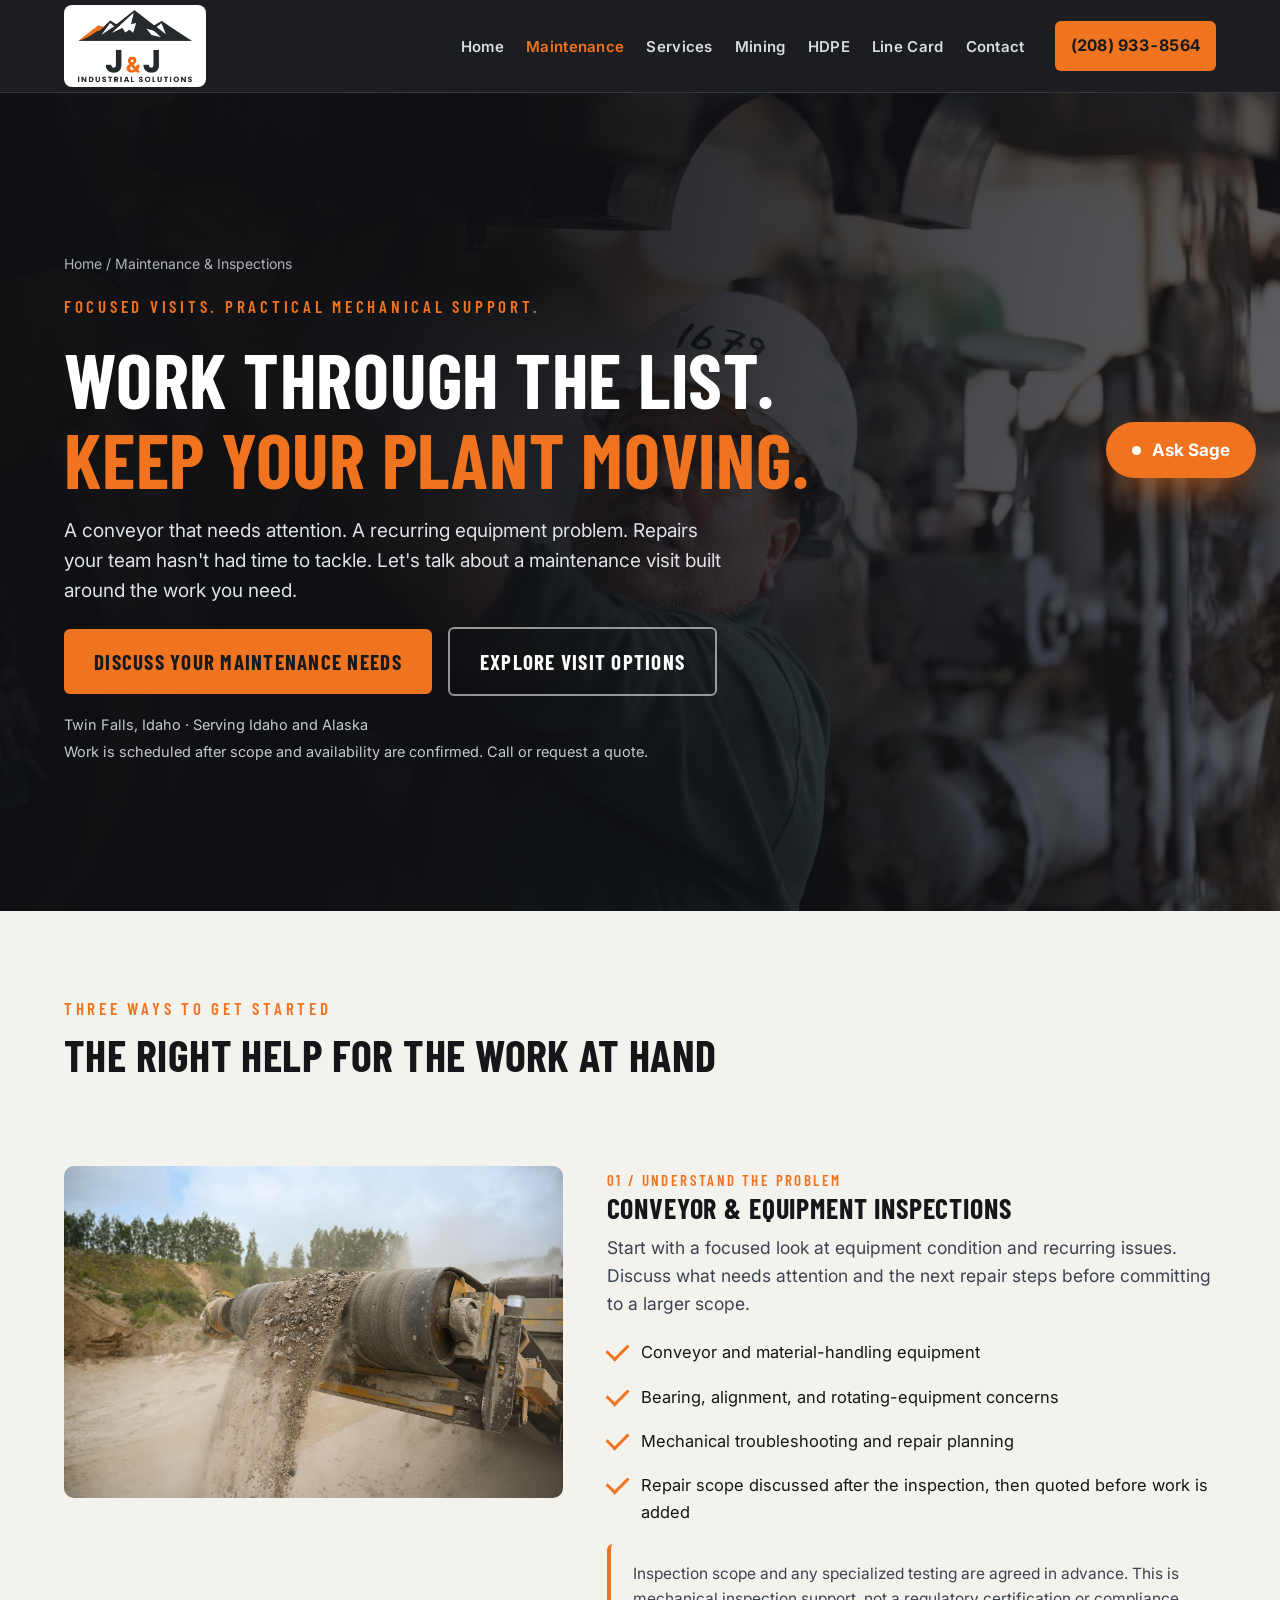
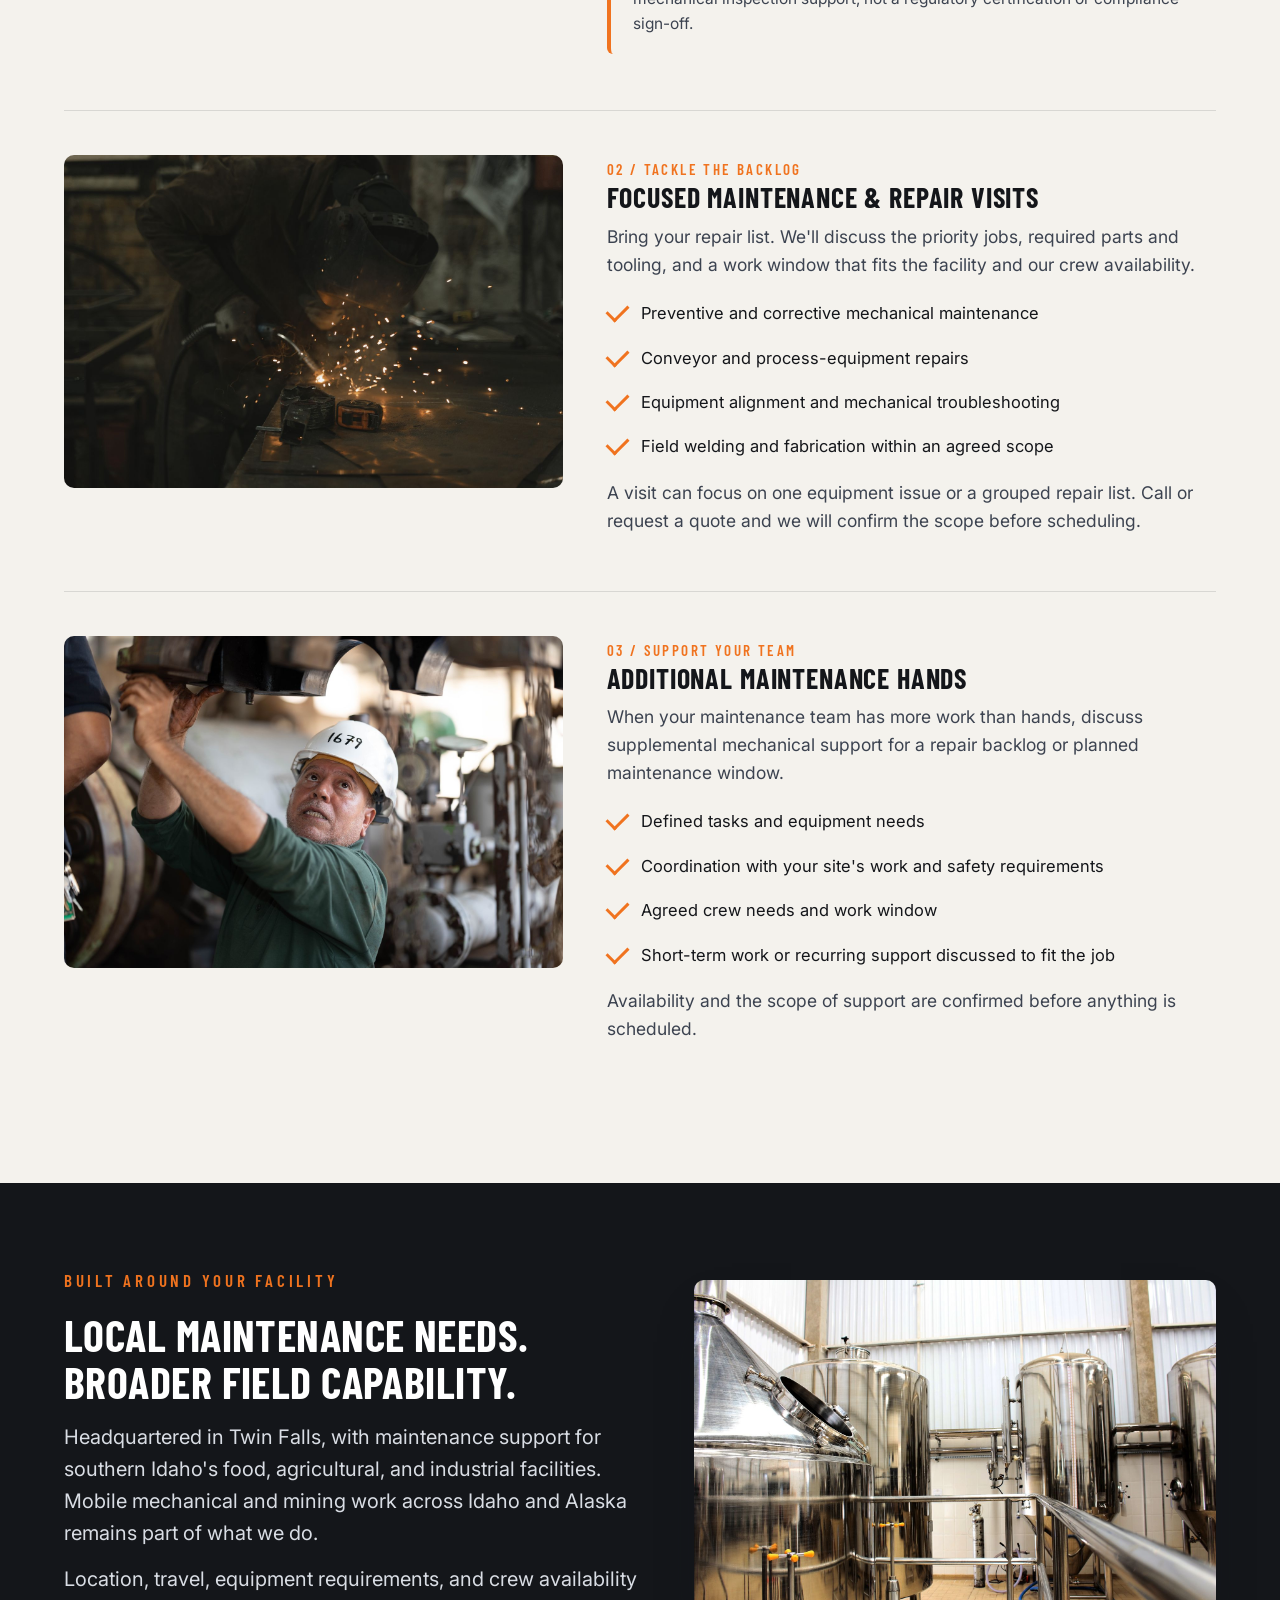
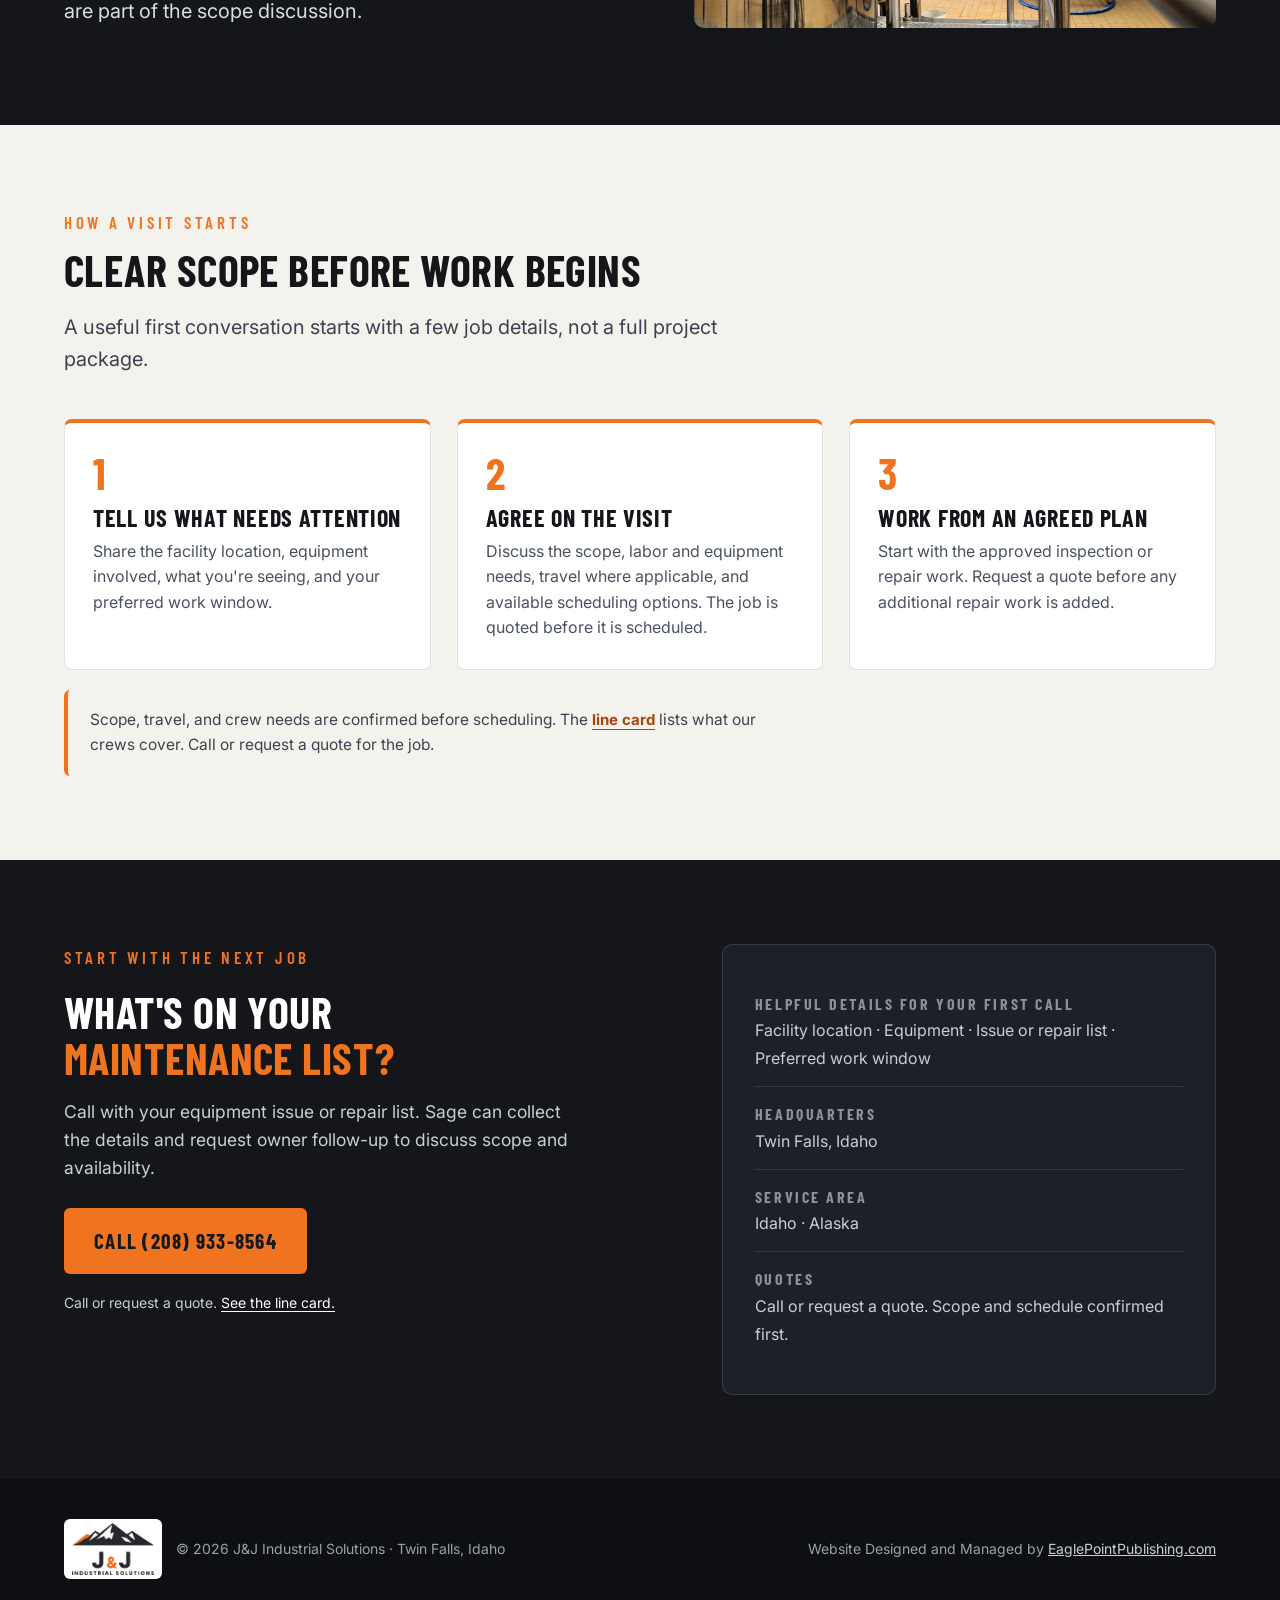
<file: maintenance.html>
<!DOCTYPE html>
<html lang="en">
<head>
<!-- Google tag (gtag.js) -->
<script async src="https://www.googletagmanager.com/gtag/js?id=G-C0M1ZJC4P5"></script>
<script>
  window.dataLayer = window.dataLayer || [];
  function gtag(){dataLayer.push(arguments);}
  gtag('js', new Date());
  gtag('config', 'G-C0M1ZJC4P5', {
    allow_google_signals: false,
    allow_ad_personalization_signals: false
  });
</script>
<meta charset="utf-8">
<meta name="viewport" content="width=device-width, initial-scale=1">
<title>Maintenance Visits &amp; Equipment Inspections | J&amp;J Industrial Solutions</title>
<meta name="description" content="Focused maintenance visits, equipment inspections, repair-backlog work, and supplemental mechanical support from J&amp;J Industrial Solutions.">
<meta name="robots" content="index, follow">
<link rel="preconnect" href="https://fonts.googleapis.com">
<link rel="preconnect" href="https://fonts.gstatic.com" crossorigin>
<link href="https://fonts.googleapis.com/css2?family=Barlow+Condensed:wght@600;700&family=Inter:wght@400;600;700&display=swap" rel="stylesheet">
<link rel="stylesheet" href="assets/style.css?v=20261015-maintenance">
<link rel="canonical" href="https://jjindsolutions.com/maintenance.html">
<link rel="icon" href="/favicon.ico" sizes="any">
<link rel="icon" type="image/png" sizes="32x32" href="assets/logo/favicon-32.png">
<link rel="icon" type="image/png" sizes="16x16" href="assets/logo/favicon-16.png">
<link rel="apple-touch-icon" sizes="180x180" href="assets/logo/apple-touch-icon.png">
<link rel="manifest" href="site.webmanifest">
<meta property="og:type" content="website">
<meta property="og:site_name" content="J&amp;J Industrial Solutions">
<meta property="og:title" content="Maintenance Visits &amp; Equipment Inspections | J&amp;J Industrial Solutions">
<meta property="og:description" content="Focused maintenance visits, equipment inspections, repair-backlog work, and supplemental mechanical support from J&amp;J Industrial Solutions.">
<meta property="og:url" content="https://jjindsolutions.com/maintenance.html">
<meta property="og:image" content="https://jjindsolutions.com/assets/logo/og-image.png">
<meta property="og:image:width" content="1200">
<meta property="og:image:height" content="630">
<meta name="twitter:card" content="summary_large_image">
<meta name="twitter:image" content="https://jjindsolutions.com/assets/logo/og-image.png">
</head>
<body>
<header>
  <nav class="nav">
    <a class="brand" href="index.html" aria-label="J&amp;J Industrial Solutions home"><span class="brand-chip"><img src="assets/logo/jj-industrial-solutions.png" alt="J&amp;J Industrial Solutions" height="72"></span></a>
    <ul class="nav-links">
      <li><a href="index.html">Home</a></li>
      <li><a class="on" href="maintenance.html" aria-current="page">Maintenance</a></li>
      <li><a href="services.html">Services</a></li>
      <li><a href="mining.html">Mining</a></li>
      <li><a href="hdpe.html">HDPE</a></li>
      <li><a href="rates.html">Line Card</a></li>
      <li><a href="#contact">Contact</a></li>
    </ul>
    <a class="nav-call" href="tel:+12089338564">(208) 933-8564</a>
  </nav>
</header>
<main>
<section class="page-hero">
  <div class="hero-img" style="background-image:url('img/maintenance.jpg')"></div>
  <div class="hero-grad"></div>
  <div class="hero-inner">
    <div class="crumbs"><a href="index.html">Home</a> / Maintenance &amp; Inspections</div>
    <span class="kicker">Focused visits. Practical mechanical support.</span>
    <h1>Work through the list.<br><span class="hl">Keep your plant moving.</span></h1>
    <p class="sub">A conveyor that needs attention. A recurring equipment problem. Repairs your team hasn't had time to tackle. Let's talk about a maintenance visit built around the work you need.</p>
    <div class="cta-row section-intro"><a class="btn btn-orange" href="#contact">Discuss Your Maintenance Needs</a><a class="btn btn-ghost" href="#visit-options">Explore Visit Options</a></div>
    <p class="hero-note">Twin Falls, Idaho &middot; Serving Idaho and Alaska<br>Work is scheduled after scope and availability are confirmed. Call or request a quote.</p>
  </div>
</section>
<section class="sec-paper" id="visit-options">
  <div class="wrap">
    <div class="sec-head"><span class="kicker">Three ways to get started</span><h2>The right help for the work at hand</h2></div>
    <div class="svc" id="inspections">
      <img src="img/conveyor.jpg" alt="Industrial conveyor and material-handling equipment" loading="lazy">
      <div><span class="tag">01 / Understand the problem</span><h3>Conveyor &amp; equipment inspections</h3>
        <p>Start with a focused look at equipment condition and recurring issues. Discuss what needs attention and the next repair steps before committing to a larger scope.</p>
        <ul class="checklist"><li>Conveyor and material-handling equipment</li><li>Bearing, alignment, and rotating-equipment concerns</li><li>Mechanical troubleshooting and repair planning</li><li>Repair scope discussed after the inspection, then quoted before work is added</li></ul>
        <p class="notice">Inspection scope and any specialized testing are agreed in advance. This is mechanical inspection support, not a regulatory certification or compliance sign-off.</p>
      </div>
    </div>
    <div class="svc" id="repair-backlog">
      <img src="img/welder-dark.jpg" alt="Industrial welding and mechanical repair work" loading="lazy">
      <div><span class="tag">02 / Tackle the backlog</span><h3>Focused maintenance &amp; repair visits</h3>
        <p>Bring your repair list. We'll discuss the priority jobs, required parts and tooling, and a work window that fits the facility and our crew availability.</p>
        <ul class="checklist"><li>Preventive and corrective mechanical maintenance</li><li>Conveyor and process-equipment repairs</li><li>Equipment alignment and mechanical troubleshooting</li><li>Field welding and fabrication within an agreed scope</li></ul>
        <p>A visit can focus on one equipment issue or a grouped repair list. Call or request a quote and we will confirm the scope before scheduling.</p>
      </div>
    </div>
    <div class="svc" id="crew-support">
      <img src="img/maintenance.jpg" alt="Industrial machinery maintenance" loading="lazy">
      <div><span class="tag">03 / Support your team</span><h3>Additional maintenance hands</h3>
        <p>When your maintenance team has more work than hands, discuss supplemental mechanical support for a repair backlog or planned maintenance window.</p>
        <ul class="checklist"><li>Defined tasks and equipment needs</li><li>Coordination with your site's work and safety requirements</li><li>Agreed crew needs and work window</li><li>Short-term work or recurring support discussed to fit the job</li></ul>
        <p>Availability and the scope of support are confirmed before anything is scheduled.</p>
      </div>
    </div>
  </div>
</section>
<section class="sec-dark">
  <div class="wrap split">
    <div><span class="kicker">Built around your facility</span><h2>Local maintenance needs.<br>Broader field capability.</h2>
      <p class="lead">Headquartered in Twin Falls, with maintenance support for southern Idaho's food, agricultural, and industrial facilities. Mobile mechanical and mining work across Idaho and Alaska remains part of what we do.</p>
      <p class="lead">Location, travel, equipment requirements, and crew availability are part of the scope discussion.</p>
    </div>
    <img src="img/foodplant.jpg" alt="Processing equipment inside an industrial facility" loading="lazy">
  </div>
</section>
<section class="sec-paper">
  <div class="wrap">
    <div class="sec-head"><span class="kicker">How a visit starts</span><h2>Clear scope before work begins</h2><p class="lead process-intro">A useful first conversation starts with a few job details, not a full project package.</p></div>
    <div class="steps">
      <div class="step"><div class="n">1</div><h3>Tell us what needs attention</h3><p>Share the facility location, equipment involved, what you're seeing, and your preferred work window.</p></div>
      <div class="step"><div class="n">2</div><h3>Agree on the visit</h3><p>Discuss the scope, labor and equipment needs, travel where applicable, and available scheduling options. The job is quoted before it is scheduled.</p></div>
      <div class="step"><div class="n">3</div><h3>Work from an agreed plan</h3><p>Start with the approved inspection or repair work. Request a quote before any additional repair work is added.</p></div>
    </div>
    <p class="notice section-intro">Scope, travel, and crew needs are confirmed before scheduling. The <a class="text-link" href="rates.html">line card</a> lists what our crews cover. Call or request a quote for the job.</p>
  </div>
</section>
<section class="contact" id="contact">
  <div class="wrap contact-grid">
    <div><span class="kicker">Start with the next job</span><h2>What's on your<br><span class="hl">maintenance list?</span></h2><p>Call with your equipment issue or repair list. Sage can collect the details and request owner follow-up to discuss scope and availability.</p><a class="btn btn-orange" href="tel:+12089338564">Call (208) 933-8564</a><p class="contact-fine">Call or request a quote. <a href="rates.html">See the line card.</a></p></div>
    <div class="contact-card"><div class="row"><b>Helpful details for your first call</b><span>Facility location &middot; Equipment &middot; Issue or repair list &middot; Preferred work window</span></div><div class="row"><b>Headquarters</b><span>Twin Falls, Idaho</span></div><div class="row"><b>Service area</b><span>Idaho &middot; Alaska</span></div><div class="row"><b>Quotes</b><span>Call or request a quote. Scope and schedule confirmed first.</span></div></div>
  </div>
</section>
</main>
<footer><div class="wrap foot"><div class="foot-id"><span class="foot-logo"><img src="assets/logo/jj-industrial-solutions.png" alt=""></span><div>&copy; 2026 J&amp;J Industrial Solutions &middot; Twin Falls, Idaho</div></div><div>Website Designed and Managed by <a href="https://eaglepointpublishing.com/" target="_blank" rel="noopener noreferrer">EaglePointPublishing.com</a></div></div></footer>
<div class="callbar"><a href="tel:+12089338564">Discuss a Maintenance Job</a></div>
<script src="assets/analytics.js?v=20260722-1" defer></script>
<script src="assets/sage-chat.js?v=20261015-services" defer></script>
</body>
</html>
</file>
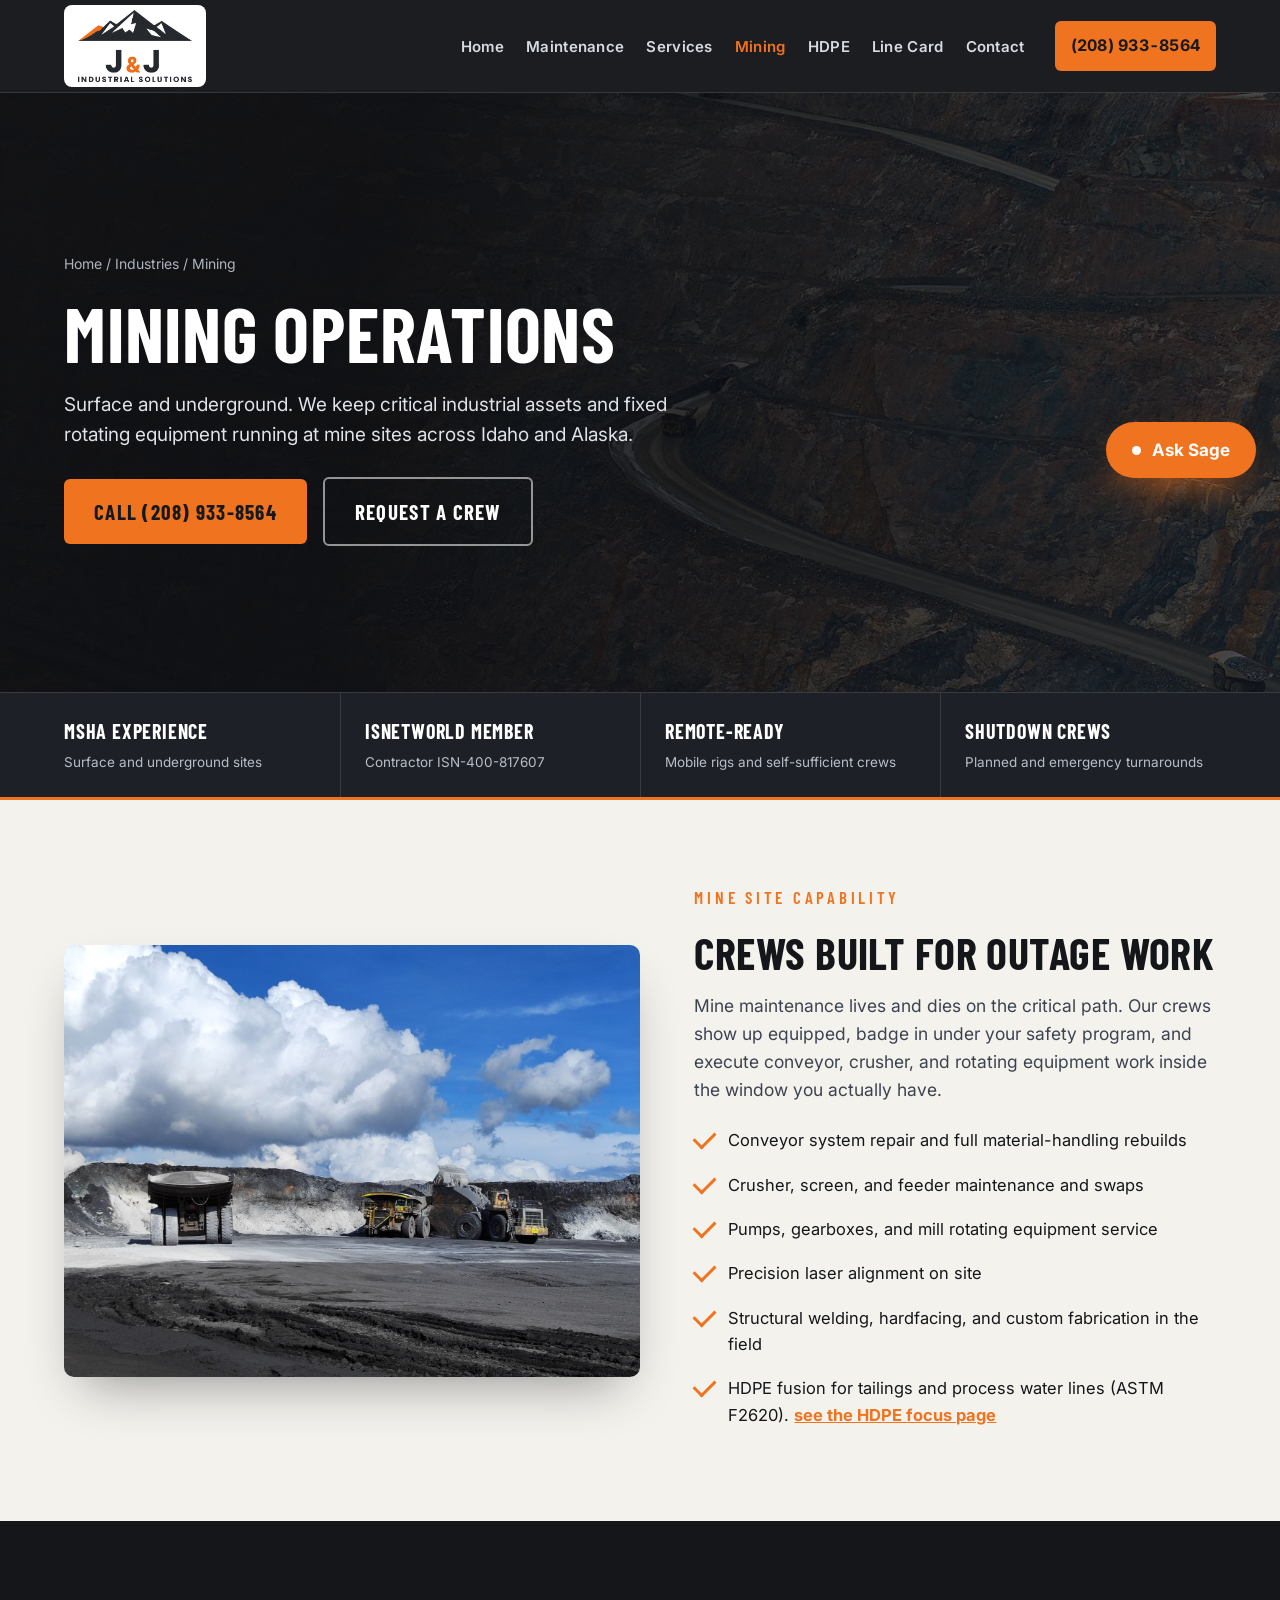
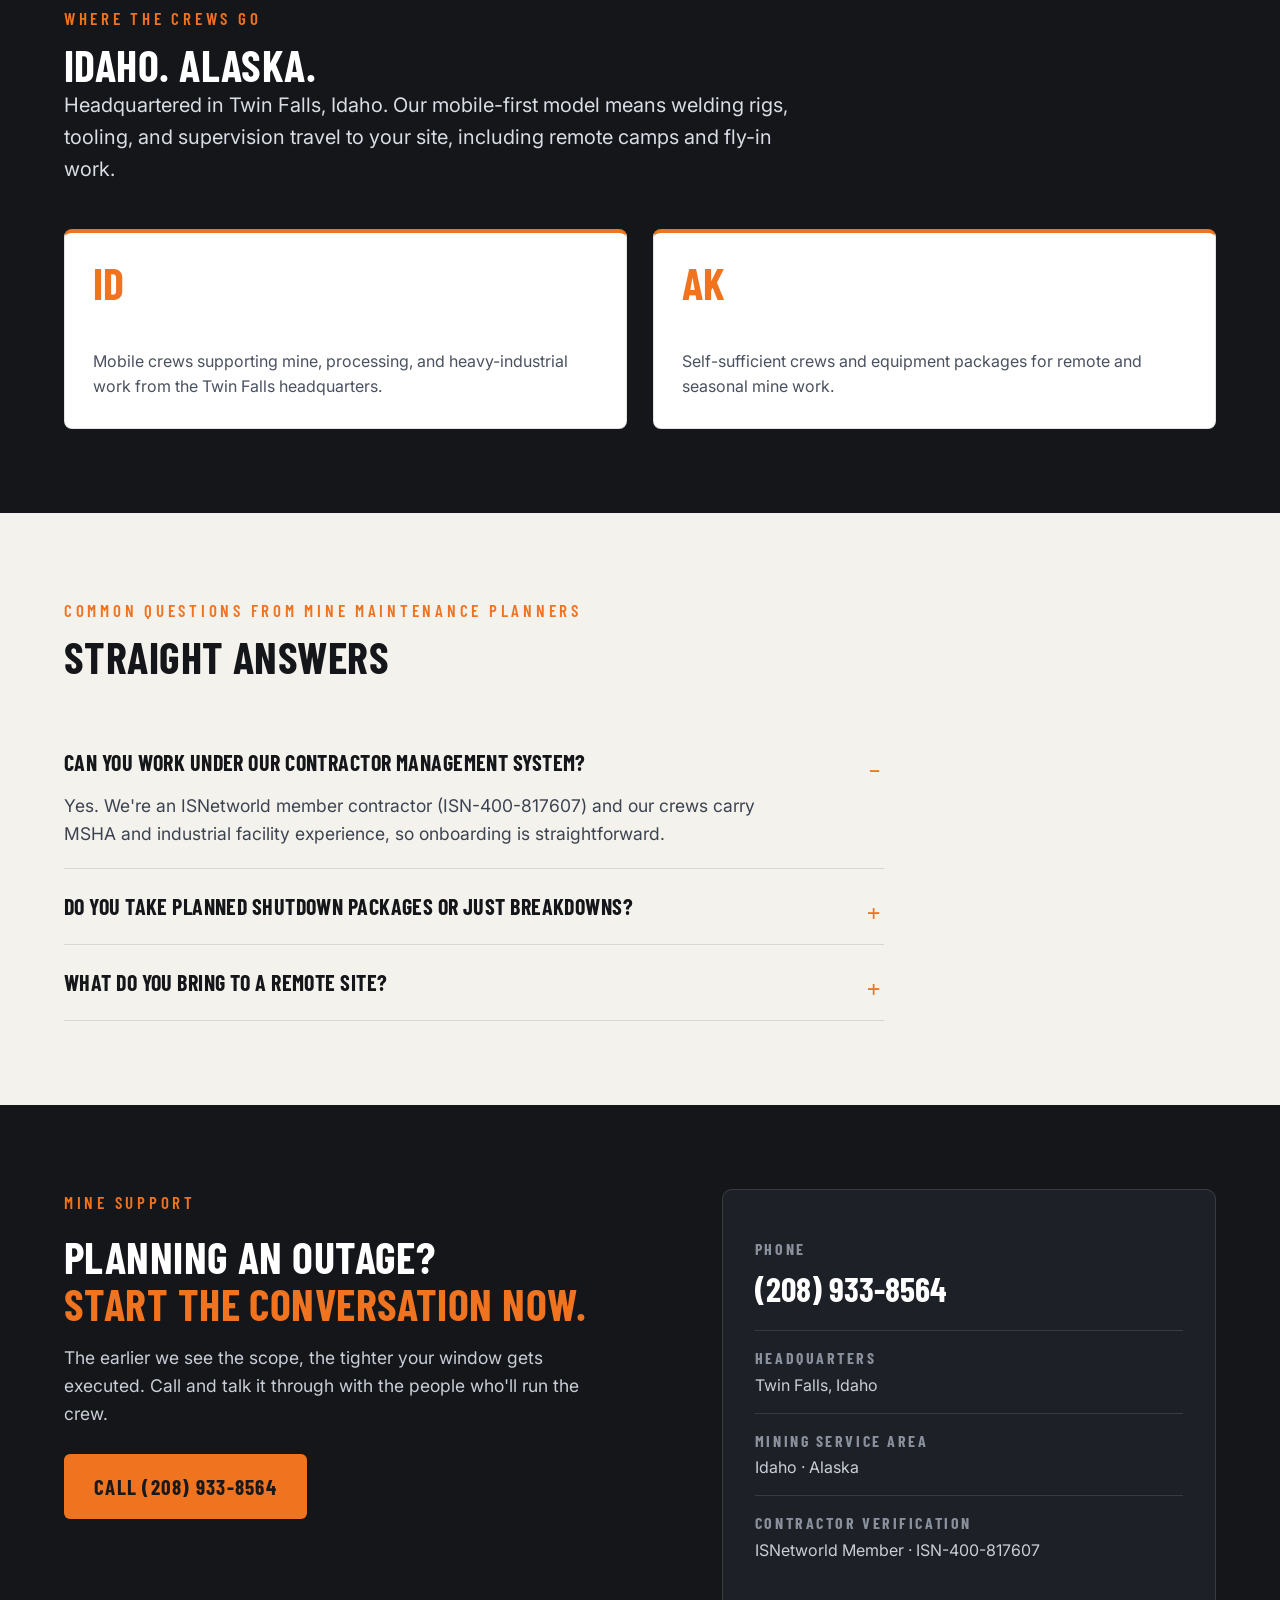
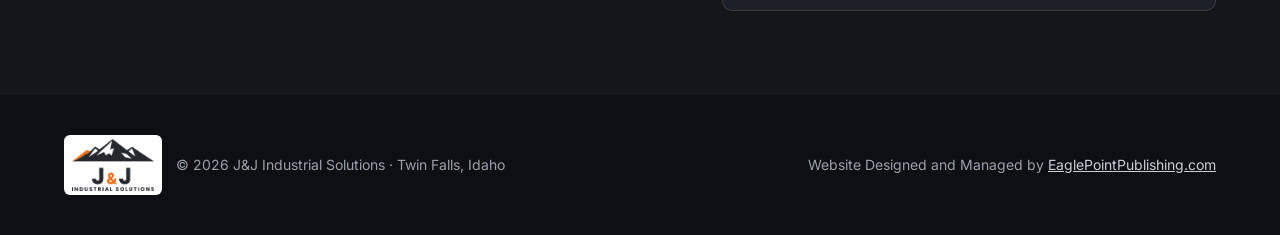
<file: mining.html>
<!DOCTYPE html>
<html lang="en">
<head>
<!-- Google tag (gtag.js) -->
<script async src="https://www.googletagmanager.com/gtag/js?id=G-C0M1ZJC4P5"></script>
<script>
  window.dataLayer = window.dataLayer || [];
  function gtag(){dataLayer.push(arguments);}
  gtag('js', new Date());
  gtag('config', 'G-C0M1ZJC4P5', {
    allow_google_signals: false,
    allow_ad_personalization_signals: false
  });
</script>
<meta charset="utf-8">
<meta name="viewport" content="width=device-width, initial-scale=1">
<title>Mining Maintenance and Shutdown Crews | J&amp;J Industrial Solutions | Idaho and Alaska</title>
<meta name="description" content="Millwright and industrial maintenance crews for surface and underground mining. Conveyor rebuilds, crusher and screen work, rotating equipment, mobile welding, and shutdown support across Idaho and Alaska.">
<meta name="robots" content="index, follow">
<link rel="canonical" href="https://jjindsolutions.com/mining.html">
<link rel="icon" href="/favicon.ico" sizes="any">
<link rel="icon" type="image/png" sizes="32x32" href="assets/logo/favicon-32.png">
<link rel="icon" type="image/png" sizes="16x16" href="assets/logo/favicon-16.png">
<link rel="apple-touch-icon" sizes="180x180" href="assets/logo/apple-touch-icon.png">
<link rel="manifest" href="site.webmanifest">
<meta property="og:type" content="website">
<meta property="og:site_name" content="J&amp;J Industrial Solutions">
<meta property="og:title" content="Mining Maintenance and Shutdown Crews | J&amp;J Industrial Solutions | Idaho and Alaska">
<meta property="og:description" content="Millwright and industrial maintenance crews for surface and underground mining. Conveyor rebuilds, crusher and screen work, rotating equipment, mobile welding, and shutdown support across Idaho and Alaska.">
<meta property="og:url" content="https://jjindsolutions.com/mining.html">
<meta property="og:image" content="https://jjindsolutions.com/assets/logo/og-image.png">
<meta property="og:image:width" content="1200">
<meta property="og:image:height" content="630">
<meta name="twitter:card" content="summary_large_image">
<meta name="twitter:image" content="https://jjindsolutions.com/assets/logo/og-image.png">
<link rel="preconnect" href="https://fonts.googleapis.com">
<link rel="preconnect" href="https://fonts.gstatic.com" crossorigin>
<link href="https://fonts.googleapis.com/css2?family=Barlow+Condensed:wght@600;700&family=Inter:wght@400;600;700&display=swap" rel="stylesheet">
<link rel="stylesheet" href="assets/style.css?v=20261015-maintenance">
</head>
<body>

<header>
  <nav class="nav">
    <a class="brand" href="index.html" aria-label="J&amp;J Industrial Solutions home">
      <span class="brand-chip"><img src="assets/logo/jj-industrial-solutions.png" alt="J&amp;J Industrial Solutions" height="72"></span>
    </a>
    <ul class="nav-links">
      <li><a href="index.html">Home</a></li>
      <li><a href="maintenance.html">Maintenance</a></li>
      <li><a href="services.html">Services</a></li>
      <li><a class="on" href="mining.html">Mining</a></li>
      <li><a href="hdpe.html">HDPE</a></li>
      <li><a href="rates.html">Line Card</a></li>
      <li><a href="index.html#contact">Contact</a></li>
    </ul>
    <a class="nav-call" href="tel:+12089338564">(208) 933-8564</a>
  </nav>
</header>

<section class="page-hero">
  <div class="hero-img" style="background-image:url('img/mining-truck.jpg')"></div>
  <div class="hero-grad"></div>
  <div class="hero-inner">
    <div class="crumbs"><a href="index.html">Home</a> / Industries / Mining</div>
    <h1>Mining Operations</h1>
    <p class="sub">Surface and underground. We keep critical industrial assets and fixed rotating equipment running at mine sites across Idaho and Alaska.</p>
    <div class="cta-row" style="margin-top:26px">
      <a class="btn btn-orange" href="tel:+12089338564">Call (208) 933-8564</a>
      <a class="btn btn-ghost" href="index.html#contact">Request a Crew</a>
    </div>
  </div>
</section>

<div class="trust">
  <div class="trust-grid">
    <div class="trust-cell"><b>MSHA Experience</b><span>Surface and underground sites</span></div>
    <div class="trust-cell"><b>ISNetworld Member</b><span>Contractor ISN-400-817607</span></div>
    <div class="trust-cell"><b>Remote-Ready</b><span>Mobile rigs and self-sufficient crews</span></div>
    <div class="trust-cell"><b>Shutdown Crews</b><span>Planned and emergency turnarounds</span></div>
  </div>
</div>

<section class="sec-paper">
  <div class="wrap split">
    <img src="img/mining-pit.jpg" alt="Loader filling a haul truck in an open pit mine" loading="lazy">
    <div>
      <span class="kicker">Mine site capability</span>
      <h2>Crews built for outage work</h2>
      <p>Mine maintenance lives and dies on the critical path. Our crews show up equipped, badge in under your safety program, and execute conveyor, crusher, and rotating equipment work inside the window you actually have.</p>
      <ul class="checklist">
        <li>Conveyor system repair and full material-handling rebuilds</li>
        <li>Crusher, screen, and feeder maintenance and swaps</li>
        <li>Pumps, gearboxes, and mill rotating equipment service</li>
        <li>Precision laser alignment on site</li>
        <li>Structural welding, hardfacing, and custom fabrication in the field</li>
        <li>HDPE fusion for tailings and process water lines (ASTM F2620). <a href="hdpe.html" style="color:var(--orange);font-weight:700">see the HDPE focus page</a></li>
      </ul>
    </div>
  </div>
</section>

<section class="sec-dark">
  <div class="wrap">
    <div class="sec-head">
      <span class="kicker">Where the crews go</span>
      <h2>Idaho. Alaska.</h2>
      <p class="lead">Headquartered in Twin Falls, Idaho. Our mobile-first model means welding rigs, tooling, and supervision travel to your site, including remote camps and fly-in work.</p>
    </div>
    <div class="steps" style="grid-template-columns:repeat(2,1fr)">
      <div class="step"><div class="n">ID</div><h3>Idaho operations</h3><p>Mobile crews supporting mine, processing, and heavy-industrial work from the Twin Falls headquarters.</p></div>
      <div class="step"><div class="n">AK</div><h3>Alaska operations</h3><p>Self-sufficient crews and equipment packages for remote and seasonal mine work.</p></div>
    </div>
  </div>
</section>

<section class="sec-paper">
  <div class="wrap">
    <div class="sec-head">
      <span class="kicker">Common questions from mine maintenance planners</span>
      <h2>Straight answers</h2>
    </div>
    <div class="faq">
      <details open>
        <summary>Can you work under our contractor management system?</summary>
        <p>Yes. We're an ISNetworld member contractor (ISN-400-817607) and our crews carry MSHA and industrial facility experience, so onboarding is straightforward.</p>
      </details>
      <details>
        <summary>Do you take planned shutdown packages or just breakdowns?</summary>
        <p>Both. Planned turnaround packages are core work: we staff critical-path scopes with crew leadership and job planning support. Emergency breakdown response runs on the same crews and equipment.</p>
      </details>
      <details>
        <summary>What do you bring to a remote site?</summary>
        <p>Mobile welding rigs, tool trailers, service trucks, precision alignment and analysis equipment, and journeyman-led crews with per diem logistics handled. You provide power, access, and a laydown area; we handle the rest.</p>
      </details>
    </div>
  </div>
</section>

<section class="contact" id="contact">
  <div class="wrap contact-grid">
    <div>
      <span class="kicker">Mine support</span>
      <h2>Planning an outage?<br><span class="hl">Start the conversation now.</span></h2>
      <p>The earlier we see the scope, the tighter your window gets executed. Call and talk it through with the people who'll run the crew.</p>
      <a class="btn btn-orange" href="tel:+12089338564">Call (208) 933-8564</a>
    </div>
    <div class="contact-card">
      <div class="row"><b>Phone</b><a class="big" href="tel:+12089338564">(208) 933-8564</a></div>
      <div class="row"><b>Headquarters</b><span>Twin Falls, Idaho</span></div>
      <div class="row"><b>Mining Service Area</b><span>Idaho &middot; Alaska</span></div>
      <div class="row"><b>Contractor Verification</b><span>ISNetworld Member &middot; ISN-400-817607</span></div>
    </div>
  </div>
</section>

<footer>
  <div class="wrap foot">
    <div class="foot-id"><span class="foot-logo"><img src="assets/logo/jj-industrial-solutions.png" alt=""></span><div>&copy; 2026 J&amp;J Industrial Solutions &middot; Twin Falls, Idaho</div></div>
    <div>Website Designed and Managed by <a href="https://eaglepointpublishing.com/" target="_blank" rel="noopener noreferrer">EaglePointPublishing.com</a></div>
  </div>
</footer>

<div class="callbar"><a href="tel:+12089338564">Call (208) 933-8564</a></div>
<script src="assets/analytics.js?v=20260722-1" defer></script>
<script src="assets/sage-chat.js?v=20261015-services" defer></script>
</body>
</html>
</file>
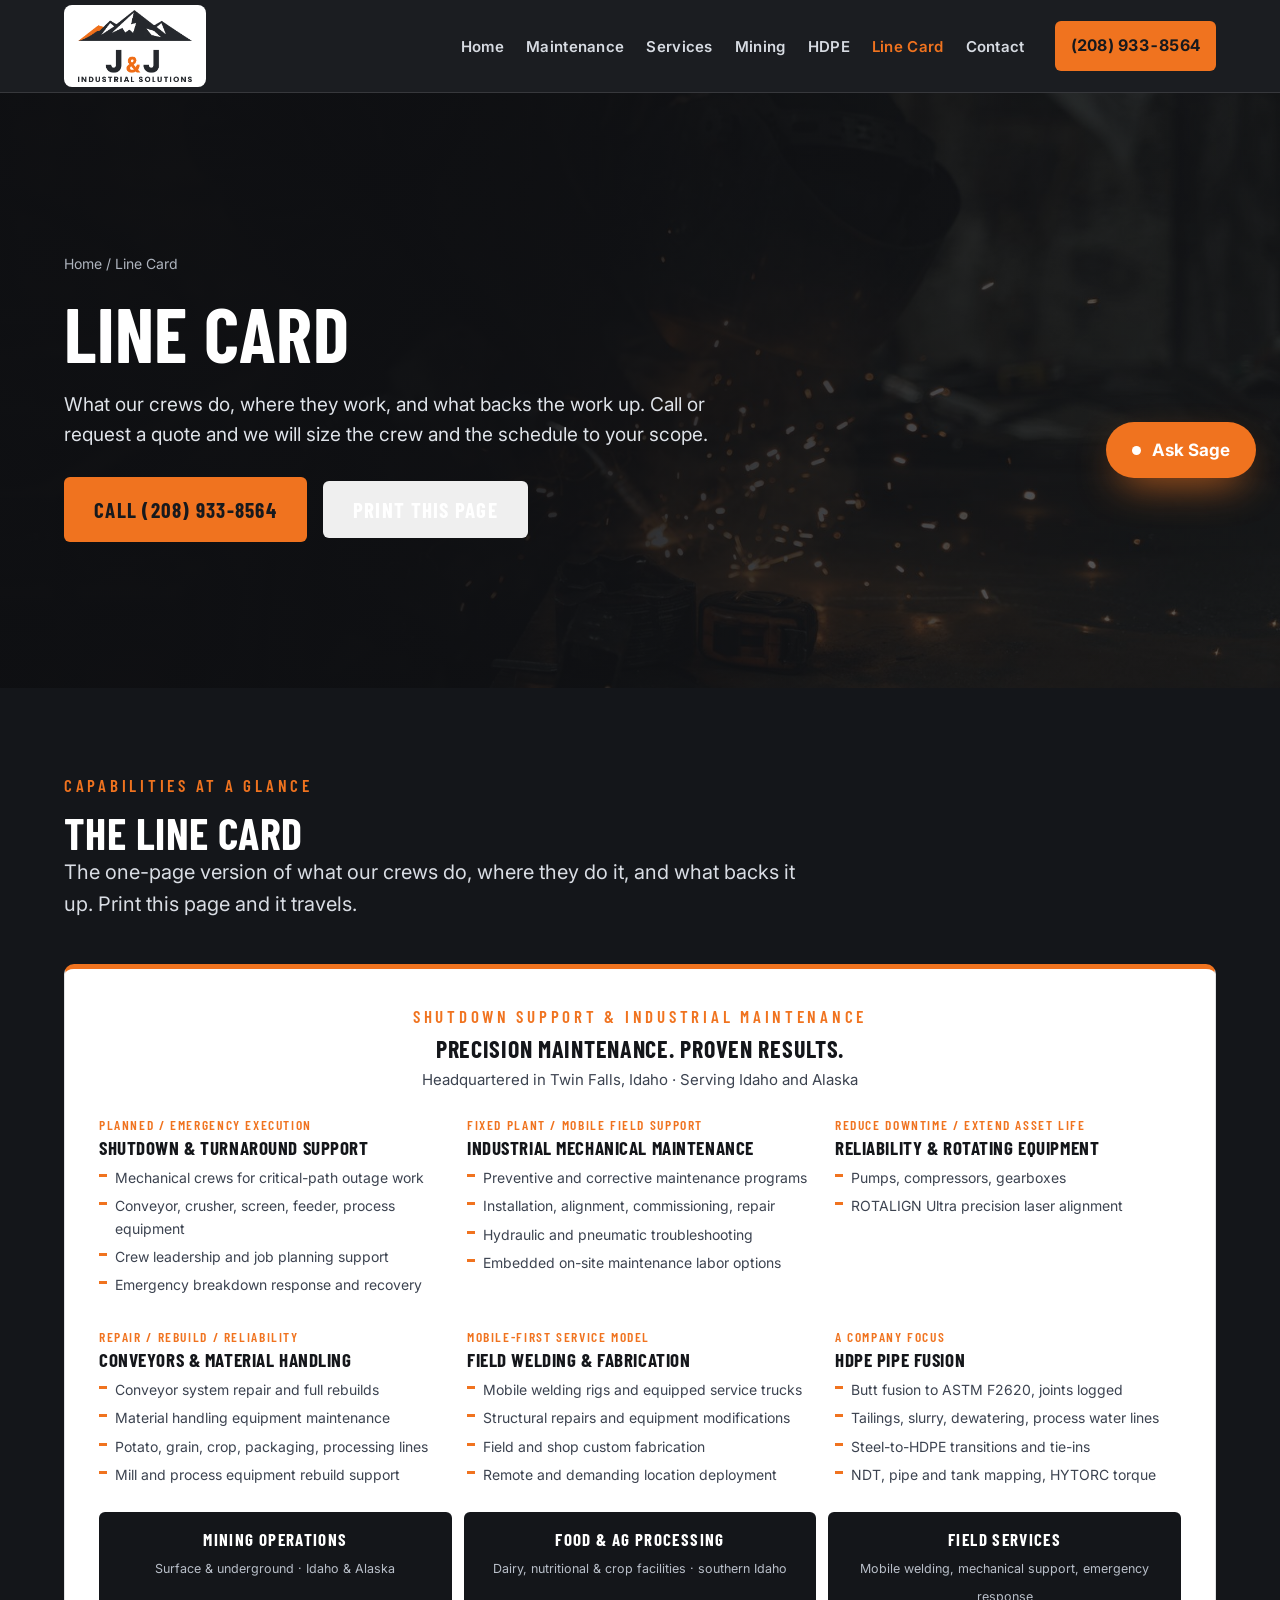
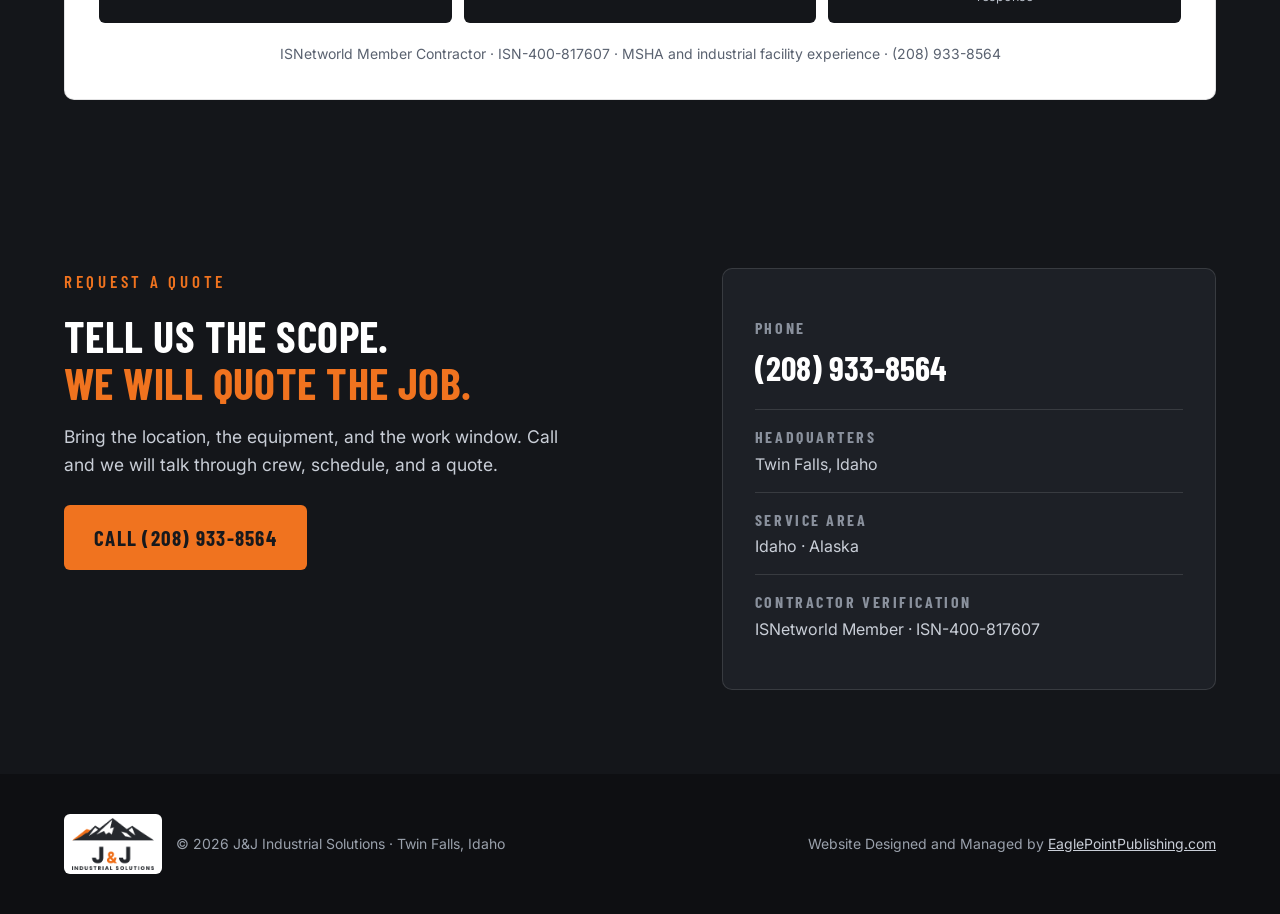
<file: rates.html>
<!DOCTYPE html>
<html lang="en">
<head>
<!-- Google tag (gtag.js) -->
<script async src="https://www.googletagmanager.com/gtag/js?id=G-C0M1ZJC4P5"></script>
<script>
  window.dataLayer = window.dataLayer || [];
  function gtag(){dataLayer.push(arguments);}
  gtag('js', new Date());
  gtag('config', 'G-C0M1ZJC4P5', {
    allow_google_signals: false,
    allow_ad_personalization_signals: false
  });
</script>
<meta charset="utf-8">
<meta name="viewport" content="width=device-width, initial-scale=1">
<title>Line Card | J&amp;J Industrial Solutions</title>
<meta name="description" content="Capability line card for industrial maintenance, shutdown support, and HDPE fusion crews from J&amp;J Industrial Solutions. Call or request a quote for your scope.">
<meta name="robots" content="index, follow">
<link rel="canonical" href="https://jjindsolutions.com/rates.html">
<link rel="icon" href="/favicon.ico" sizes="any">
<link rel="icon" type="image/png" sizes="32x32" href="assets/logo/favicon-32.png">
<link rel="icon" type="image/png" sizes="16x16" href="assets/logo/favicon-16.png">
<link rel="apple-touch-icon" sizes="180x180" href="assets/logo/apple-touch-icon.png">
<link rel="manifest" href="site.webmanifest">
<meta property="og:type" content="website">
<meta property="og:site_name" content="J&amp;J Industrial Solutions">
<meta property="og:title" content="Line Card | J&amp;J Industrial Solutions">
<meta property="og:description" content="Capability line card for industrial maintenance, shutdown support, and HDPE fusion crews from J&amp;J Industrial Solutions. Call or request a quote for your scope.">
<meta property="og:url" content="https://jjindsolutions.com/rates.html">
<meta property="og:image" content="https://jjindsolutions.com/assets/logo/og-image.png">
<meta property="og:image:width" content="1200">
<meta property="og:image:height" content="630">
<meta name="twitter:card" content="summary_large_image">
<meta name="twitter:image" content="https://jjindsolutions.com/assets/logo/og-image.png">
<link rel="preconnect" href="https://fonts.googleapis.com">
<link rel="preconnect" href="https://fonts.gstatic.com" crossorigin>
<link href="https://fonts.googleapis.com/css2?family=Barlow+Condensed:wght@600;700&family=Inter:wght@400;600;700&display=swap" rel="stylesheet">
<link rel="stylesheet" href="assets/style.css?v=20261015-maintenance">
<style>
.linecard{background:var(--white);color:var(--coal);border:1px solid var(--line-dark);border-top:5px solid var(--orange);border-radius:10px;padding:34px;margin-top:18px}
.lc-grid{display:grid;grid-template-columns:1fr 1fr 1fr;gap:22px;margin-top:18px}
@media(max-width:900px){.lc-grid{grid-template-columns:1fr}}
.lc-block h3{font-size:19px;margin-bottom:6px}
.lc-block .lc-tag{font-family:'Barlow Condensed',sans-serif;color:var(--orange);letter-spacing:.12em;text-transform:uppercase;font-size:13.5px;font-weight:600}
.lc-block ul{list-style:none;margin-top:6px}
.lc-block li{font-size:14px;color:#3c4350;padding:3px 0 3px 16px;position:relative}
.lc-block li::before{content:"";position:absolute;left:0;top:10px;width:8px;height:3px;background:var(--orange)}
.lc-bands{display:grid;grid-template-columns:1fr 1fr 1fr;gap:12px;margin-top:22px}
@media(max-width:900px){.lc-bands{grid-template-columns:1fr}}
.lc-band{background:var(--coal);color:#fff;border-radius:6px;padding:14px 16px;text-align:center}
.lc-band b{display:block;font-family:'Barlow Condensed',sans-serif;font-size:17px;letter-spacing:.08em;text-transform:uppercase}
.lc-band span{font-size:12.5px;color:#b9bfc9}
.print-btn{cursor:pointer;border:0}
@media print{
  header,.callbar,.contact,footer,.no-print{display:none !important}
  section{padding:20px 0}
  .page-hero{background:#fff;color:var(--coal)}
  .page-hero .hero-img,.page-hero .hero-grad{display:none}
  .page-hero p.sub{color:#3c4350}
  body{font-size:13px}
}
</style>
</head>
<body>

<header>
  <nav class="nav">
    <a class="brand" href="index.html" aria-label="J&amp;J Industrial Solutions home">
      <span class="brand-chip"><img src="assets/logo/jj-industrial-solutions.png" alt="J&amp;J Industrial Solutions" height="72"></span>
    </a>
    <ul class="nav-links">
      <li><a href="index.html">Home</a></li>
      <li><a href="maintenance.html">Maintenance</a></li>
      <li><a href="services.html">Services</a></li>
      <li><a href="mining.html">Mining</a></li>
      <li><a href="hdpe.html">HDPE</a></li>
      <li><a class="on" href="rates.html">Line Card</a></li>
      <li><a href="index.html#contact">Contact</a></li>
    </ul>
    <a class="nav-call" href="tel:+12089338564">(208) 933-8564</a>
  </nav>
</header>

<section class="page-hero">
  <div class="hero-img" style="background-image:url('img/welder-dark.jpg')"></div>
  <div class="hero-grad"></div>
  <div class="hero-inner">
    <div class="crumbs"><a href="index.html">Home</a> / Line Card</div>
    <h1>Line Card</h1>
    <p class="sub">What our crews do, where they work, and what backs the work up. Call or request a quote and we will size the crew and the schedule to your scope.</p>
    <div class="cta-row" style="margin-top:26px">
      <a class="btn btn-orange" href="tel:+12089338564">Call (208) 933-8564</a>
      <button class="btn btn-ghost print-btn no-print" onclick="window.print()">Print This Page</button>
    </div>
  </div>
</section>

<section class="sec-dark">
  <div class="wrap">
    <div class="sec-head">
      <span class="kicker">Capabilities at a glance</span>
      <h2>The line card</h2>
      <p class="lead">The one-page version of what our crews do, where they do it, and what backs it up. Print this page and it travels.</p>
    </div>
    <div class="linecard">
      <div style="text-align:center">
        <span class="kicker" style="margin-bottom:6px">Shutdown Support &amp; Industrial Maintenance</span>
        <h3 style="font-size:24px">Precision Maintenance. Proven Results.</h3>
        <p style="color:#3c4350;font-size:15px;margin-top:6px">Headquartered in Twin Falls, Idaho &middot; Serving Idaho and Alaska</p>
      </div>
      <div class="lc-grid">
        <div class="lc-block">
          <span class="lc-tag">Planned / emergency execution</span>
          <h3>Shutdown &amp; Turnaround Support</h3>
          <ul>
            <li>Mechanical crews for critical-path outage work</li>
            <li>Conveyor, crusher, screen, feeder, process equipment</li>
            <li>Crew leadership and job planning support</li>
            <li>Emergency breakdown response and recovery</li>
          </ul>
        </div>
        <div class="lc-block">
          <span class="lc-tag">Fixed plant / mobile field support</span>
          <h3>Industrial Mechanical Maintenance</h3>
          <ul>
            <li>Preventive and corrective maintenance programs</li>
            <li>Installation, alignment, commissioning, repair</li>
            <li>Hydraulic and pneumatic troubleshooting</li>
            <li>Embedded on-site maintenance labor options</li>
          </ul>
        </div>
        <div class="lc-block">
          <span class="lc-tag">Reduce downtime / extend asset life</span>
          <h3>Reliability &amp; Rotating Equipment</h3>
          <ul>
            <li>Pumps, compressors, gearboxes</li>
            <li>ROTALIGN Ultra precision laser alignment</li>
          </ul>
        </div>
        <div class="lc-block">
          <span class="lc-tag">Repair / rebuild / reliability</span>
          <h3>Conveyors &amp; Material Handling</h3>
          <ul>
            <li>Conveyor system repair and full rebuilds</li>
            <li>Material handling equipment maintenance</li>
            <li>Potato, grain, crop, packaging, processing lines</li>
            <li>Mill and process equipment rebuild support</li>
          </ul>
        </div>
        <div class="lc-block">
          <span class="lc-tag">Mobile-first service model</span>
          <h3>Field Welding &amp; Fabrication</h3>
          <ul>
            <li>Mobile welding rigs and equipped service trucks</li>
            <li>Structural repairs and equipment modifications</li>
            <li>Field and shop custom fabrication</li>
            <li>Remote and demanding location deployment</li>
          </ul>
        </div>
        <div class="lc-block">
          <span class="lc-tag">A company focus</span>
          <h3>HDPE Pipe Fusion</h3>
          <ul>
            <li>Butt fusion to ASTM F2620, joints logged</li>
            <li>Tailings, slurry, dewatering, process water lines</li>
            <li>Steel-to-HDPE transitions and tie-ins</li>
            <li>NDT, pipe and tank mapping, HYTORC torque</li>
          </ul>
        </div>
      </div>
      <div class="lc-bands">
        <div class="lc-band"><b>Mining Operations</b><span>Surface &amp; underground &middot; Idaho &amp; Alaska</span></div>
        <div class="lc-band"><b>Food &amp; Ag Processing</b><span>Dairy, nutritional &amp; crop facilities &middot; southern Idaho</span></div>
        <div class="lc-band"><b>Field Services</b><span>Mobile welding, mechanical support, emergency response</span></div>
      </div>
      <p style="text-align:center;margin-top:20px;font-size:14px;color:#5a6270">ISNetworld Member Contractor &middot; ISN-400-817607 &middot; MSHA and industrial facility experience &middot; (208) 933-8564</p>
    </div>
  </div>
</section>

<section class="contact" id="contact">
  <div class="wrap contact-grid">
    <div>
      <span class="kicker">Request a quote</span>
      <h2>Tell us the scope.<br><span class="hl">We will quote the job.</span></h2>
      <p>Bring the location, the equipment, and the work window. Call and we will talk through crew, schedule, and a quote.</p>
      <a class="btn btn-orange" href="tel:+12089338564">Call (208) 933-8564</a>
    </div>
    <div class="contact-card">
      <div class="row"><b>Phone</b><a class="big" href="tel:+12089338564">(208) 933-8564</a></div>
      <div class="row"><b>Headquarters</b><span>Twin Falls, Idaho</span></div>
      <div class="row"><b>Service Area</b><span>Idaho &middot; Alaska</span></div>
      <div class="row"><b>Contractor Verification</b><span>ISNetworld Member &middot; ISN-400-817607</span></div>
    </div>
  </div>
</section>

<footer>
  <div class="wrap foot">
    <div class="foot-id"><span class="foot-logo"><img src="assets/logo/jj-industrial-solutions.png" alt=""></span><div>&copy; 2026 J&amp;J Industrial Solutions &middot; Twin Falls, Idaho</div></div>
    <div>Website Designed and Managed by <a href="https://eaglepointpublishing.com/" target="_blank" rel="noopener noreferrer">EaglePointPublishing.com</a></div>
  </div>
</footer>

<div class="callbar"><a href="tel:+12089338564">Call (208) 933-8564</a></div>
<script src="assets/analytics.js?v=20260722-1" defer></script>
<script src="assets/sage-chat.js?v=20261015-services" defer></script>
</body>
</html>
</file>
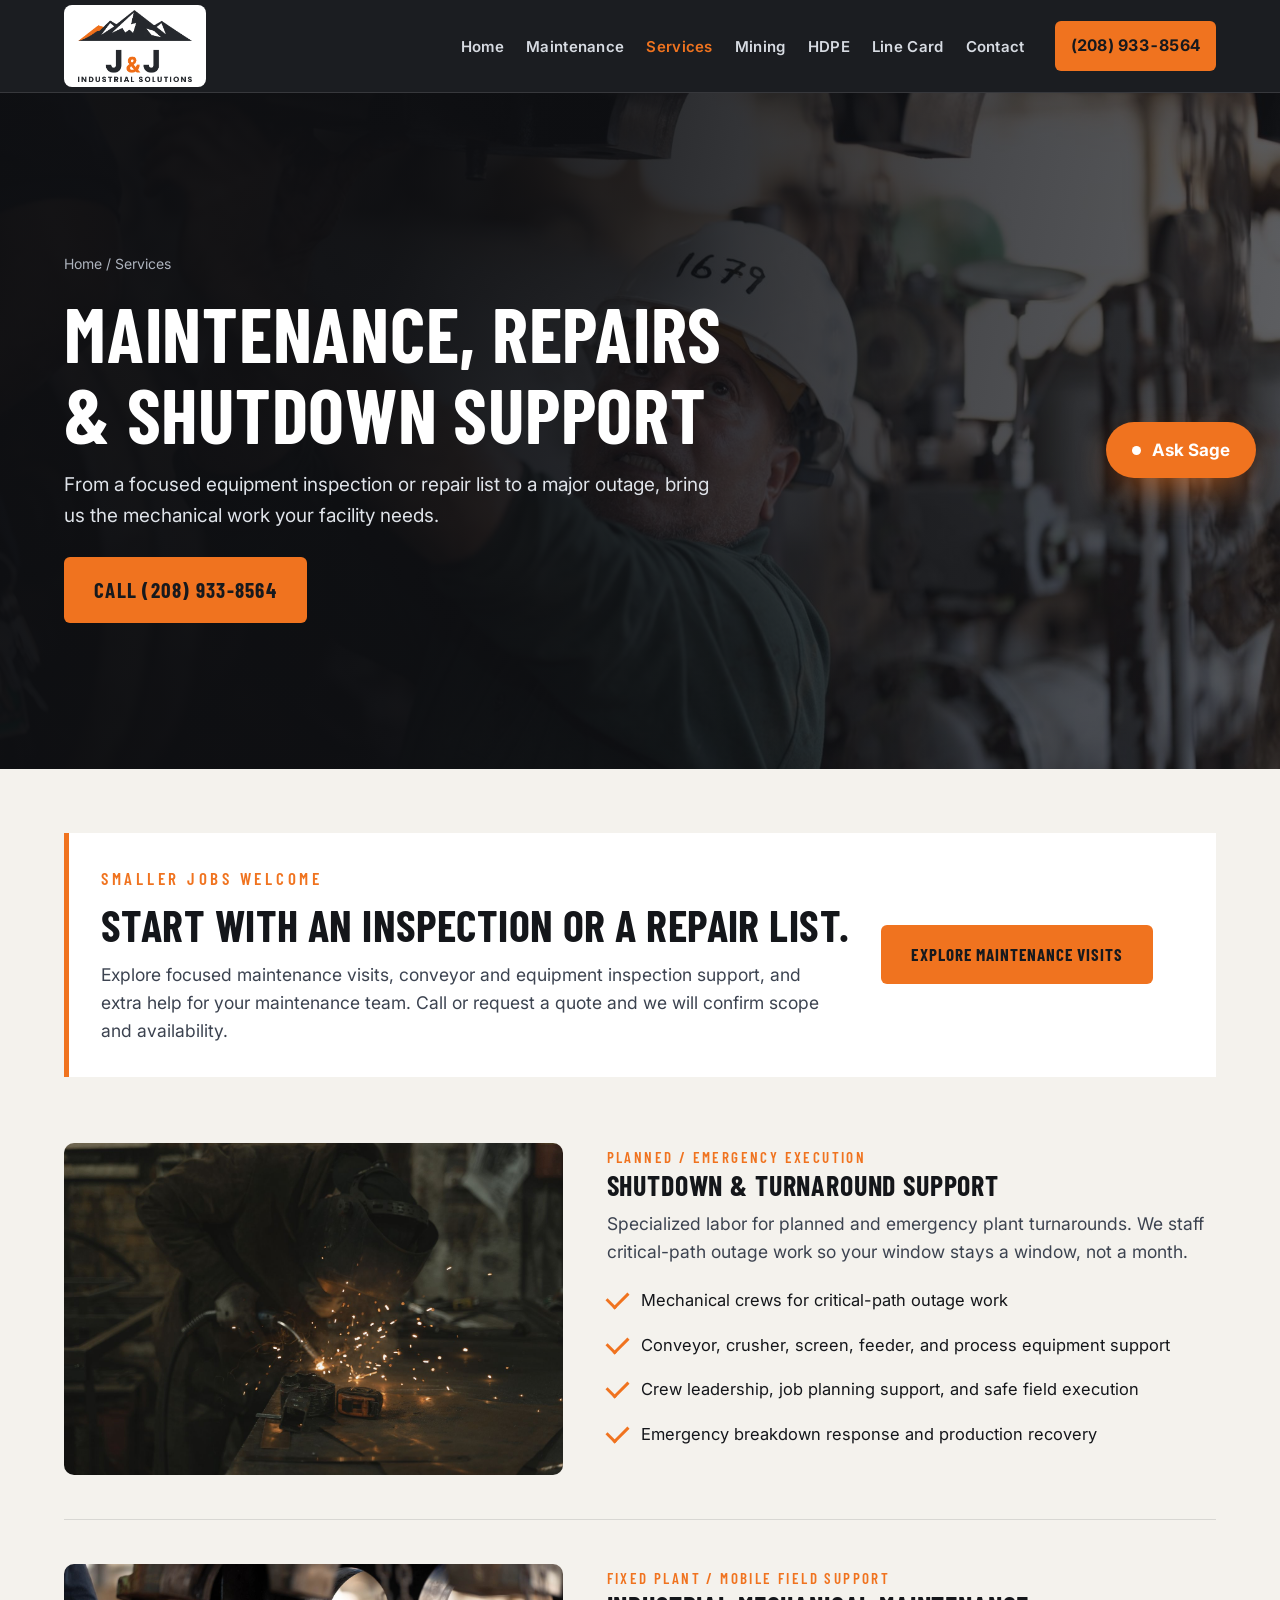
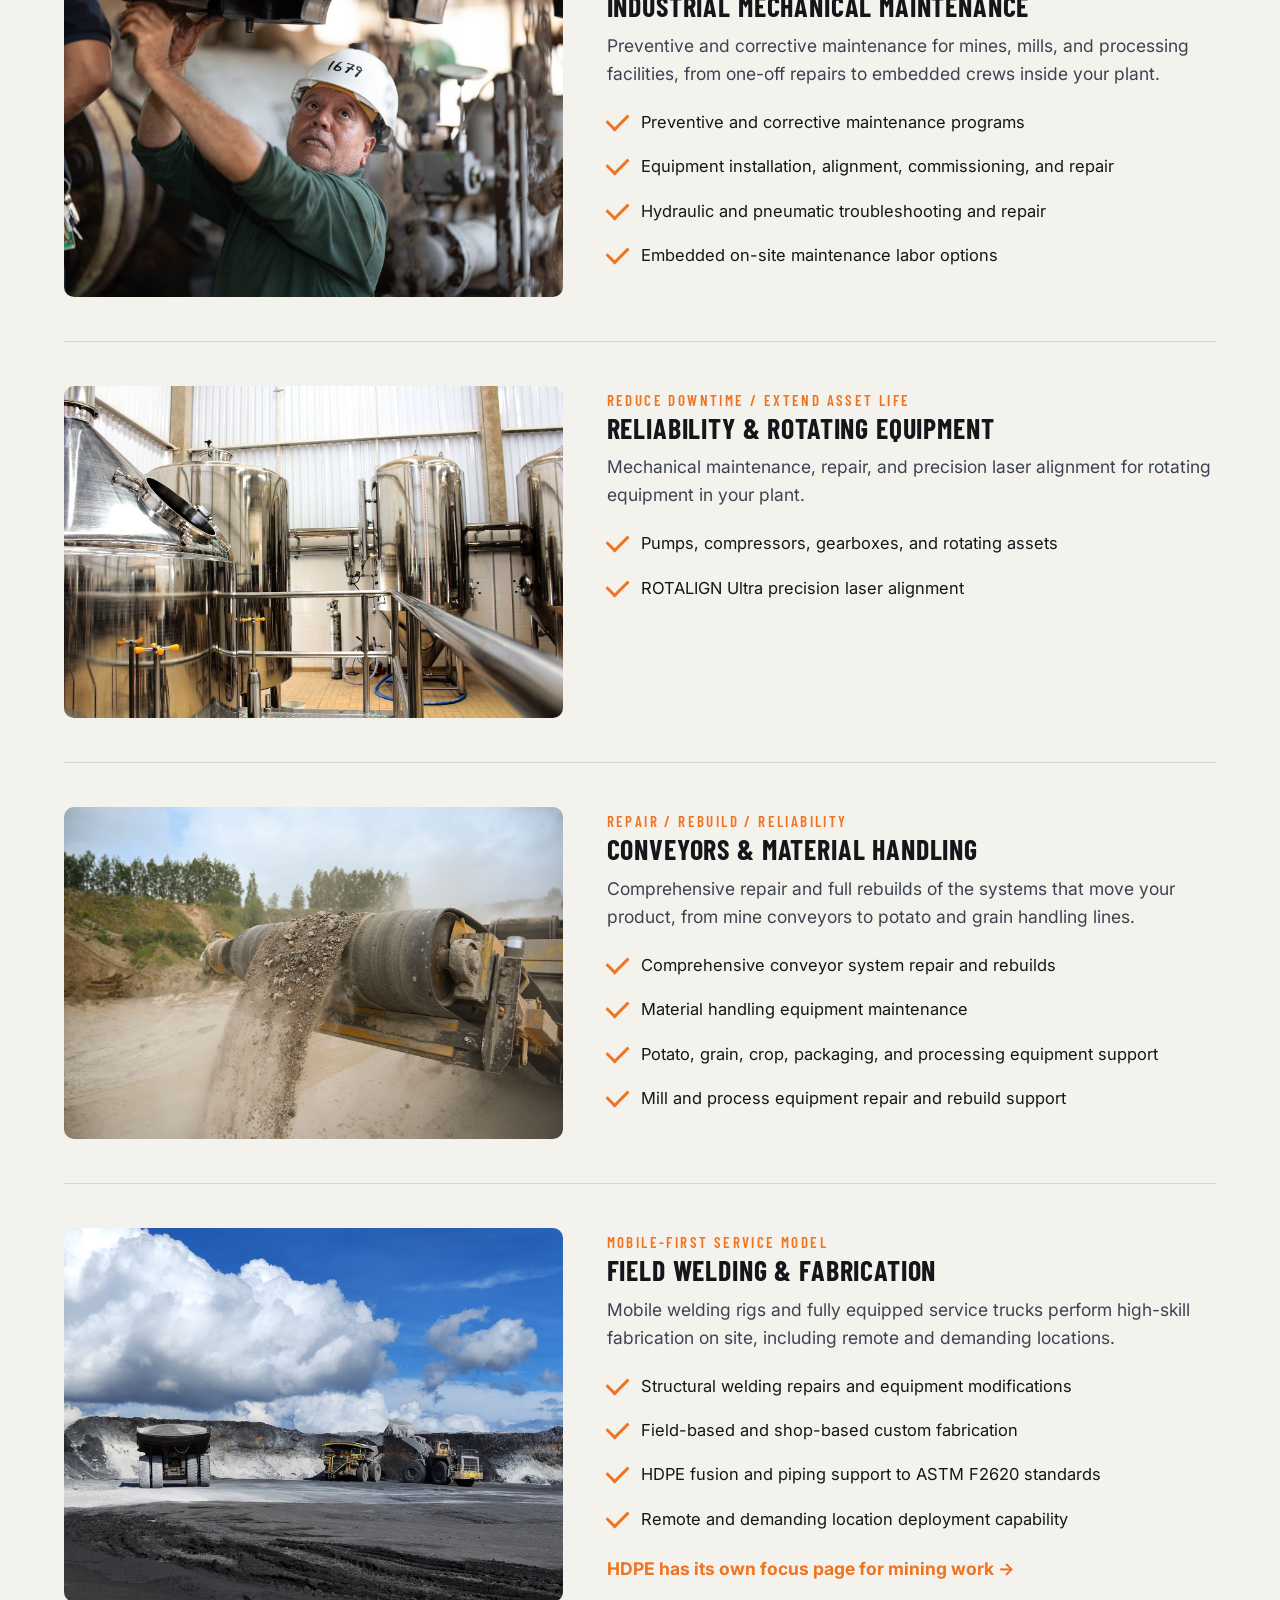
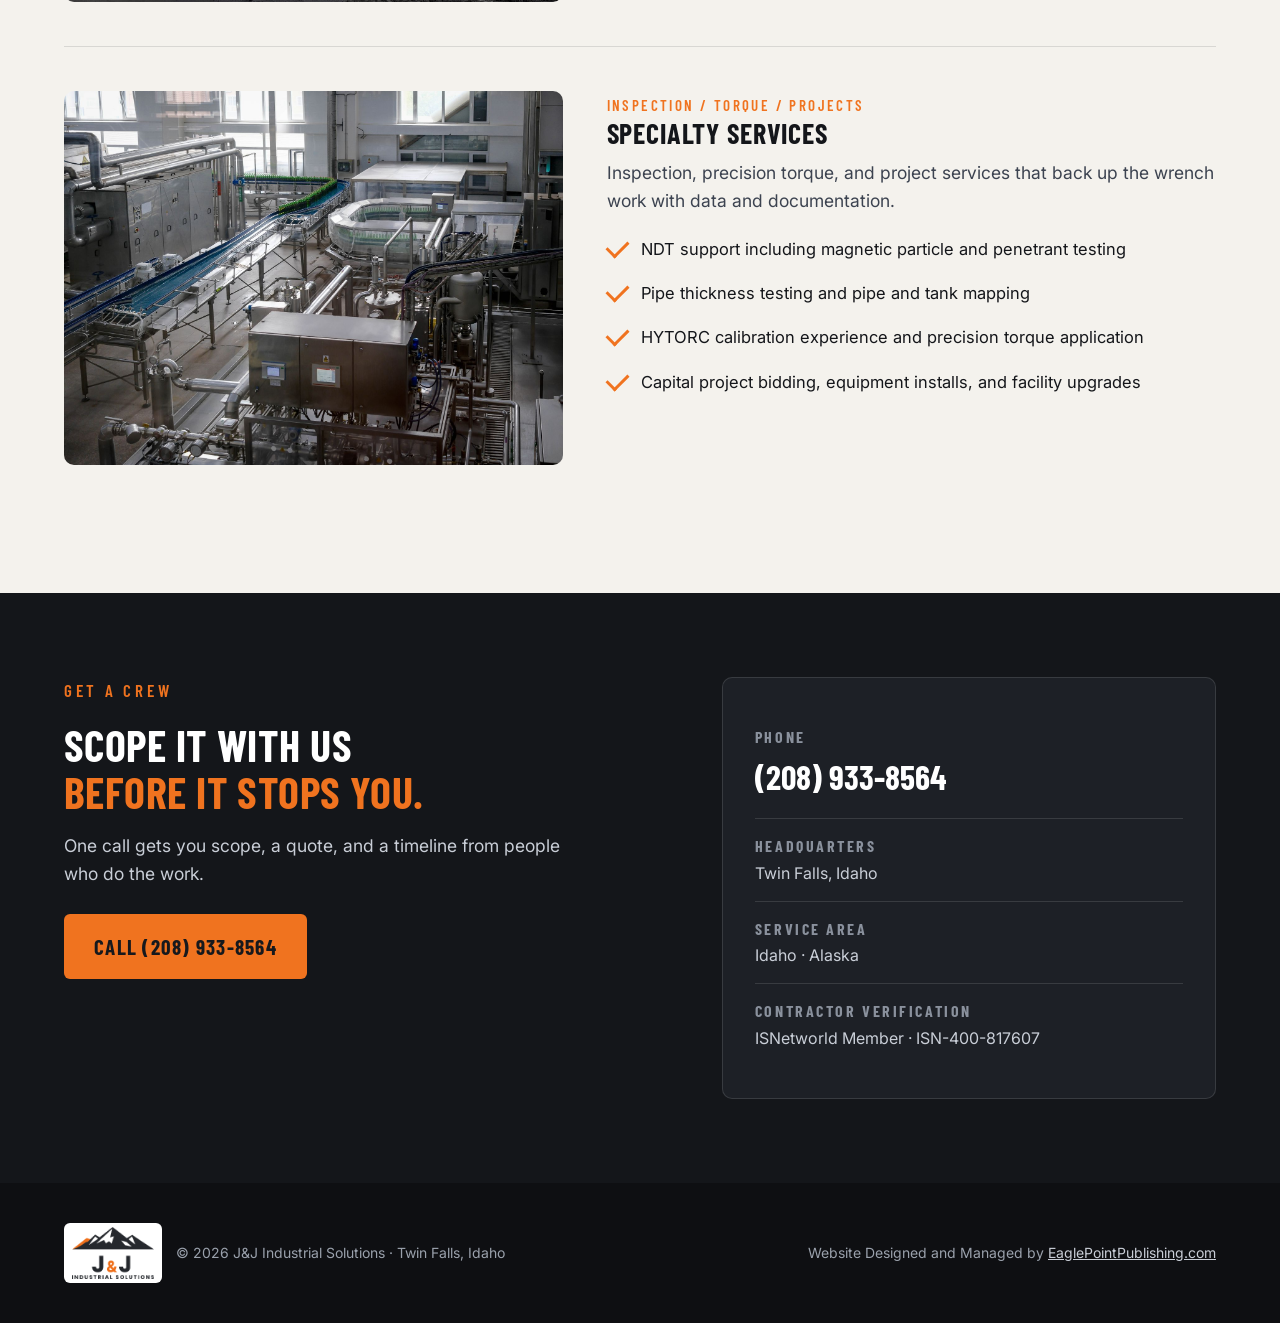
<file: services.html>
<!DOCTYPE html>
<html lang="en">
<head>
<!-- Google tag (gtag.js) -->
<script async src="https://www.googletagmanager.com/gtag/js?id=G-C0M1ZJC4P5"></script>
<script>
  window.dataLayer = window.dataLayer || [];
  function gtag(){dataLayer.push(arguments);}
  gtag('js', new Date());
  gtag('config', 'G-C0M1ZJC4P5', {
    allow_google_signals: false,
    allow_ad_personalization_signals: false
  });
</script>
<meta charset="utf-8">
<meta name="viewport" content="width=device-width, initial-scale=1">
<title>Services | J&amp;J Industrial Solutions | Millwright, Shutdown Support, Reliability</title>
<meta name="description" content="Industrial maintenance services: shutdown and turnaround support, millwright crews, rotating equipment reliability, conveyor rebuilds, field welding and fabrication, NDT and specialty services.">
<meta name="robots" content="index, follow">
<link rel="canonical" href="https://jjindsolutions.com/services.html">
<link rel="icon" href="/favicon.ico" sizes="any">
<link rel="icon" type="image/png" sizes="32x32" href="assets/logo/favicon-32.png">
<link rel="icon" type="image/png" sizes="16x16" href="assets/logo/favicon-16.png">
<link rel="apple-touch-icon" sizes="180x180" href="assets/logo/apple-touch-icon.png">
<link rel="manifest" href="site.webmanifest">
<meta property="og:type" content="website">
<meta property="og:site_name" content="J&amp;J Industrial Solutions">
<meta property="og:title" content="Services | J&amp;J Industrial Solutions | Millwright, Shutdown Support, Reliability">
<meta property="og:description" content="Industrial maintenance services: shutdown and turnaround support, millwright crews, rotating equipment reliability, conveyor rebuilds, field welding and fabrication, NDT and specialty services.">
<meta property="og:url" content="https://jjindsolutions.com/services.html">
<meta property="og:image" content="https://jjindsolutions.com/assets/logo/og-image.png">
<meta property="og:image:width" content="1200">
<meta property="og:image:height" content="630">
<meta name="twitter:card" content="summary_large_image">
<meta name="twitter:image" content="https://jjindsolutions.com/assets/logo/og-image.png">
<link rel="preconnect" href="https://fonts.googleapis.com">
<link rel="preconnect" href="https://fonts.gstatic.com" crossorigin>
<link href="https://fonts.googleapis.com/css2?family=Barlow+Condensed:wght@600;700&family=Inter:wght@400;600;700&display=swap" rel="stylesheet">
<link rel="stylesheet" href="assets/style.css?v=20261015-maintenance">
</head>
<body>

<header>
  <nav class="nav">
    <a class="brand" href="index.html" aria-label="J&amp;J Industrial Solutions home">
      <span class="brand-chip"><img src="assets/logo/jj-industrial-solutions.png" alt="J&amp;J Industrial Solutions" height="72"></span>
    </a>
    <ul class="nav-links">
      <li><a href="index.html">Home</a></li>
      <li><a href="maintenance.html">Maintenance</a></li>
      <li><a class="on" href="services.html">Services</a></li>
      <li><a href="mining.html">Mining</a></li>
      <li><a href="hdpe.html">HDPE</a></li>
      <li><a href="rates.html">Line Card</a></li>
      <li><a href="index.html#contact">Contact</a></li>
    </ul>
    <a class="nav-call" href="tel:+12089338564">(208) 933-8564</a>
  </nav>
</header>

<section class="page-hero">
  <div class="hero-img" style="background-image:url('img/maintenance.jpg')"></div>
  <div class="hero-grad"></div>
  <div class="hero-inner">
    <div class="crumbs"><a href="index.html">Home</a> / Services</div>
    <h1>Maintenance, repairs<br>&amp; shutdown support</h1>
    <p class="sub">From a focused equipment inspection or repair list to a major outage, bring us the mechanical work your facility needs.</p>
    <div class="cta-row" style="margin-top:26px">
      <a class="btn btn-orange" href="tel:+12089338564">Call (208) 933-8564</a>
    </div>
  </div>
</section>

<section class="sec-paper" style="padding-top:64px">
  <div class="wrap">

    <div class="maintenance-callout">
      <div><span class="kicker">Smaller jobs welcome</span><h2>Start with an inspection or a repair list.</h2><p>Explore focused maintenance visits, conveyor and equipment inspection support, and extra help for your maintenance team. Call or request a quote and we will confirm scope and availability.</p></div>
      <a class="btn btn-orange" href="maintenance.html">Explore Maintenance Visits</a>
    </div>

    <div class="svc" id="shutdown">
      <img src="img/welder-dark.jpg" alt="Welder working during an outage window" loading="lazy">
      <div>
        <span class="tag">Planned / emergency execution</span>
        <h3>Shutdown &amp; Turnaround Support</h3>
        <p>Specialized labor for planned and emergency plant turnarounds. We staff critical-path outage work so your window stays a window, not a month.</p>
        <ul class="checklist">
          <li>Mechanical crews for critical-path outage work</li>
          <li>Conveyor, crusher, screen, feeder, and process equipment support</li>
          <li>Crew leadership, job planning support, and safe field execution</li>
          <li>Emergency breakdown response and production recovery</li>
        </ul>
      </div>
    </div>

    <div class="svc" id="maintenance">
      <img src="img/maintenance.jpg" alt="Technician performing plant equipment maintenance" loading="lazy">
      <div>
        <span class="tag">Fixed plant / mobile field support</span>
        <h3>Industrial Mechanical Maintenance</h3>
        <p>Preventive and corrective maintenance for mines, mills, and processing facilities, from one-off repairs to embedded crews inside your plant.</p>
        <ul class="checklist">
          <li>Preventive and corrective maintenance programs</li>
          <li>Equipment installation, alignment, commissioning, and repair</li>
          <li>Hydraulic and pneumatic troubleshooting and repair</li>
          <li>Embedded on-site maintenance labor options</li>
        </ul>
      </div>
    </div>

    <div class="svc" id="reliability">
      <img src="img/foodplant.jpg" alt="Rotating equipment and stainless process machinery" loading="lazy">
      <div>
        <span class="tag">Reduce downtime / extend asset life</span>
        <h3>Reliability &amp; Rotating Equipment</h3>
        <p>Mechanical maintenance, repair, and precision laser alignment for rotating equipment in your plant.</p>
        <ul class="checklist">
          <li>Pumps, compressors, gearboxes, and rotating assets</li>
          <li>ROTALIGN Ultra precision laser alignment</li>
        </ul>
      </div>
    </div>

    <div class="svc" id="conveyors">
      <img src="img/conveyor.jpg" alt="Conveyor head pulley discharging material" loading="lazy">
      <div>
        <span class="tag">Repair / rebuild / reliability</span>
        <h3>Conveyors &amp; Material Handling</h3>
        <p>Comprehensive repair and full rebuilds of the systems that move your product, from mine conveyors to potato and grain handling lines.</p>
        <ul class="checklist">
          <li>Comprehensive conveyor system repair and rebuilds</li>
          <li>Material handling equipment maintenance</li>
          <li>Potato, grain, crop, packaging, and processing equipment support</li>
          <li>Mill and process equipment repair and rebuild support</li>
        </ul>
      </div>
    </div>

    <div class="svc" id="welding">
      <img src="img/mining-pit.jpg" alt="Open pit mine site where mobile welding crews deploy" loading="lazy">
      <div>
        <span class="tag">Mobile-first service model</span>
        <h3>Field Welding &amp; Fabrication</h3>
        <p>Mobile welding rigs and fully equipped service trucks perform high-skill fabrication on site, including remote and demanding locations.</p>
        <ul class="checklist">
          <li>Structural welding repairs and equipment modifications</li>
          <li>Field-based and shop-based custom fabrication</li>
          <li>HDPE fusion and piping support to ASTM F2620 standards</li>
          <li>Remote and demanding location deployment capability</li>
        </ul>
        <p style="margin-top:14px"><a href="hdpe.html" style="color:var(--orange);font-weight:700;text-decoration:none">HDPE has its own focus page for mining work &#8594;</a></p>
      </div>
    </div>

    <div class="svc" id="specialty">
      <img src="img/bottling.jpg" alt="Processing line equipment supported by specialty services" loading="lazy">
      <div>
        <span class="tag">Inspection / torque / projects</span>
        <h3>Specialty Services</h3>
        <p>Inspection, precision torque, and project services that back up the wrench work with data and documentation.</p>
        <ul class="checklist">
          <li>NDT support including magnetic particle and penetrant testing</li>
          <li>Pipe thickness testing and pipe and tank mapping</li>
          <li>HYTORC calibration experience and precision torque application</li>
          <li>Capital project bidding, equipment installs, and facility upgrades</li>
        </ul>
      </div>
    </div>

  </div>
</section>

<section class="contact" id="contact">
  <div class="wrap contact-grid">
    <div>
      <span class="kicker">Get a crew</span>
      <h2>Scope it with us<br><span class="hl">before it stops you.</span></h2>
      <p>One call gets you scope, a quote, and a timeline from people who do the work.</p>
      <a class="btn btn-orange" href="tel:+12089338564">Call (208) 933-8564</a>
    </div>
    <div class="contact-card">
      <div class="row"><b>Phone</b><a class="big" href="tel:+12089338564">(208) 933-8564</a></div>
      <div class="row"><b>Headquarters</b><span>Twin Falls, Idaho</span></div>
      <div class="row"><b>Service Area</b><span>Idaho &middot; Alaska</span></div>
      <div class="row"><b>Contractor Verification</b><span>ISNetworld Member &middot; ISN-400-817607</span></div>
    </div>
  </div>
</section>

<footer>
  <div class="wrap foot">
    <div class="foot-id"><span class="foot-logo"><img src="assets/logo/jj-industrial-solutions.png" alt=""></span><div>&copy; 2026 J&amp;J Industrial Solutions &middot; Twin Falls, Idaho</div></div>
    <div>Website Designed and Managed by <a href="https://eaglepointpublishing.com/" target="_blank" rel="noopener noreferrer">EaglePointPublishing.com</a></div>
  </div>
</footer>

<div class="callbar"><a href="tel:+12089338564">Call (208) 933-8564</a></div>
<script src="assets/analytics.js?v=20260722-1" defer></script>
<script src="assets/sage-chat.js?v=20261015-services" defer></script>
</body>
</html>
</file>
<file: assets/style.css>
/* J&J Industrial Solutions */
:root{
  --coal:#14161a;
  --coal-2:#1d2026;
  --steel:#2a2e36;
  --smoke:#8a919d;
  --paper:#f4f2ed;
  --white:#ffffff;
  --orange:#f0731f;
  --orange-deep:#d35f10;
  --line:rgba(255,255,255,.12);
  --line-dark:rgba(20,22,26,.12);
  --max:1200px;
}
*{margin:0;padding:0;box-sizing:border-box}
html{scroll-behavior:smooth}
body{
  font-family:'Inter',system-ui,-apple-system,sans-serif;
  font-size:17.5px;line-height:1.6;color:var(--coal);background:var(--white);
  -webkit-font-smoothing:antialiased;
}
img{max-width:100%;display:block}
a{color:inherit}

h1,h2,h3,.disp{
  font-family:'Barlow Condensed','Inter',sans-serif;
  font-weight:700;letter-spacing:.01em;line-height:1.06;
  text-transform:uppercase;
}
h1{font-size:clamp(42px,6.5vw,76px)}
h2{font-size:clamp(30px,4vw,44px)}
h3{font-size:clamp(21px,2.2vw,24px);letter-spacing:.03em}

.wrap{max-width:var(--max);margin:0 auto;padding:0 24px}

/* header */
header{
  position:sticky;top:0;z-index:50;background:rgba(20,22,26,.97);
  border-bottom:1px solid var(--line);backdrop-filter:blur(6px);
}
.nav{display:flex;align-items:center;gap:28px;height:92px;max-width:var(--max);margin:0 auto;padding:0 24px}
.brand{display:flex;align-items:center;gap:12px;color:var(--white);text-decoration:none}
.brand svg,.brand-mark{flex:0 0 auto;display:block}
.brand-chip{background:#fff;border-radius:8px;padding:5px 14px;display:inline-flex;align-items:center}
.brand-chip img{display:block;height:72px;width:auto}
.brand-name{font-family:'Barlow Condensed',sans-serif;font-weight:700;font-size:24px;line-height:.95;text-transform:uppercase;letter-spacing:.04em}
.brand-name small{display:block;font-size:12px;letter-spacing:.34em;color:var(--orange);font-weight:600}
.nav-links{display:flex;gap:26px;margin-left:auto;list-style:none}
.nav-links a{color:#d7dbe2;text-decoration:none;font-size:15px;font-weight:600;letter-spacing:.02em;padding:8px 2px}
.nav-links a:hover,.nav-links a.on{color:var(--orange)}
.nav-call{
  margin-left:8px;background:var(--orange);color:#fff;text-decoration:none;
  font-family:'Inter',system-ui,sans-serif;font-weight:700;font-size:16px;letter-spacing:.015em;
  font-variant-numeric:tabular-nums;
  padding:12px 22px;border-radius:6px;white-space:nowrap;
}
.nav-call:hover{background:var(--orange-deep)}
@media(max-width:900px){.nav-links{display:none}}

/* hero */
.hero{position:relative;background:var(--coal);color:var(--white);overflow:hidden}
.hero-img{position:absolute;inset:0;background-size:cover;background-position:center;opacity:.42}
.hero-grad{position:absolute;inset:0;background:linear-gradient(100deg,rgba(14,15,18,.92) 30%,rgba(14,15,18,.45) 70%,rgba(14,15,18,.2))}
.hero-inner{position:relative;padding:96px 24px 84px;max-width:var(--max);margin:0 auto}
.kicker{
  display:inline-block;font-family:'Barlow Condensed',sans-serif;font-weight:600;font-size:17px;
  letter-spacing:.22em;text-transform:uppercase;color:var(--orange);margin-bottom:18px;
}
.hero p.sub{font-size:clamp(18px,2vw,21px);max-width:640px;margin:22px 0 34px;color:#e8eaee}
.cta-row{display:flex;gap:16px;flex-wrap:wrap;align-items:center}
.btn{
  display:inline-block;text-decoration:none;font-family:'Barlow Condensed',sans-serif;font-weight:700;
  text-transform:uppercase;letter-spacing:.06em;font-size:21px;padding:16px 30px;border-radius:6px;
}
.btn-orange{background:var(--orange);color:#fff}
.btn-orange:hover{background:var(--orange-deep)}
.btn-ghost{border:2px solid rgba(255,255,255,.55);color:#fff}
.btn-ghost:hover{border-color:var(--orange);color:var(--orange)}
.hero-note{margin-top:16px;font-size:14.5px;color:#aeb4be}

/* trust strip */
.trust{background:var(--coal-2);border-top:1px solid var(--line);border-bottom:3px solid var(--orange)}
.trust-grid{display:grid;grid-template-columns:repeat(4,1fr);gap:0;max-width:var(--max);margin:0 auto}
.trust-cell{padding:22px 24px;border-left:1px solid var(--line);color:#e6e9ee}
.trust-cell:first-child{border-left:none}
.trust-cell b{display:block;font-family:'Barlow Condensed',sans-serif;font-size:20px;letter-spacing:.04em;text-transform:uppercase;color:#fff}
.trust-cell span{font-size:13.5px;color:var(--smoke)}
@media(max-width:900px){.trust-grid{grid-template-columns:repeat(2,1fr)}.trust-cell:nth-child(3){border-left:none}}

/* sections */
section{padding:84px 0}
.sec-dark{background:var(--coal);color:var(--white)}
.sec-paper{background:var(--paper)}
.lead{font-size:clamp(18px,2vw,20px);max-width:760px;color:#3c4350}
.sec-dark .lead{color:#d9dde4}
.sec-head{margin-bottom:44px}
.sec-head .kicker{margin-bottom:10px}

/* steps */
.steps{display:grid;grid-template-columns:repeat(3,1fr);gap:26px;margin-top:12px}
.step{background:var(--white);border:1px solid var(--line-dark);border-top:4px solid var(--orange);border-radius:8px;padding:28px}
.step .n{font-family:'Barlow Condensed',sans-serif;font-size:44px;font-weight:700;color:var(--orange);line-height:1}
.step h3{margin:10px 0 8px}
.step p{font-size:16px;color:#4a5160}
@media(max-width:900px){.steps{grid-template-columns:1fr}}

/* service cards */
.cards{display:grid;grid-template-columns:repeat(3,1fr);gap:26px}
.card{
  background:var(--coal-2);border:1px solid var(--line);border-radius:10px;overflow:hidden;
  display:flex;flex-direction:column;
}
.card img{height:190px;object-fit:cover;width:100%}
.card-body{padding:24px 24px 28px;display:flex;flex-direction:column;gap:10px;flex:1}
.card h3{color:#fff}
.card p{font-size:15.5px;color:#b9bfc9;flex:1}
.card ul{list-style:none;margin:2px 0 0}
.card li{font-size:14.5px;color:#d3d8df;padding:4px 0 4px 20px;position:relative}
.card li::before{content:"";position:absolute;left:0;top:11px;width:10px;height:3px;background:var(--orange)}
.card .more{color:var(--orange);text-decoration:none;font-weight:700;font-size:14.5px;letter-spacing:.04em;text-transform:uppercase}
.card .more:hover{text-decoration:underline}
@media(max-width:980px){.cards{grid-template-columns:1fr 1fr}}
@media(max-width:660px){.cards{grid-template-columns:1fr}}

/* split feature */
.split{display:grid;grid-template-columns:1.05fr .95fr;gap:54px;align-items:center}
.split img{border-radius:10px;box-shadow:0 24px 50px -20px rgba(20,22,26,.45)}
.split h2{margin-bottom:16px}
.split p{margin-bottom:14px;color:#3c4350}
.checklist{list-style:none;margin-top:8px}
.checklist li{padding:9px 0 9px 34px;position:relative;font-size:16.5px}
.checklist li::before{
  content:"";position:absolute;left:0;top:13px;width:18px;height:10px;
  border-left:3px solid var(--orange);border-bottom:3px solid var(--orange);transform:rotate(-45deg);
}
@media(max-width:900px){.split{grid-template-columns:1fr}}

/* sectors */
.sectors{display:grid;grid-template-columns:repeat(3,1fr);gap:26px}
.sector{position:relative;border-radius:10px;overflow:hidden;min-height:320px;display:flex;align-items:flex-end;text-decoration:none}
.sector .bg{position:absolute;inset:0;background-size:cover;background-position:center;transition:transform .5s}
.sector:hover .bg{transform:scale(1.045)}
.sector .shade{position:absolute;inset:0;background:linear-gradient(180deg,rgba(14,15,18,.05) 30%,rgba(14,15,18,.88))}
.sector-body{position:relative;padding:26px;color:#fff}
.sector-body h3{margin-bottom:6px}
.sector-body p{font-size:15px;color:#ccd2da}
.sector-body .where{font-family:'Barlow Condensed',sans-serif;color:var(--orange);letter-spacing:.14em;text-transform:uppercase;font-size:15px}
@media(max-width:900px){.sectors{grid-template-columns:1fr}}

/* stats band */
.band{background:var(--coal);color:#fff;border-top:3px solid var(--orange)}
.band-grid{display:grid;grid-template-columns:repeat(4,1fr);gap:26px;padding:56px 0}
.band .num{font-family:'Barlow Condensed',sans-serif;font-weight:700;font-size:52px;color:var(--orange);line-height:1}
.band .lab{font-size:14.5px;color:#b9bfc9;margin-top:6px}
@media(max-width:900px){.band-grid{grid-template-columns:1fr 1fr}}

/* FAQ */
.faq{max-width:820px}
.faq details{border-bottom:1px solid var(--line-dark);padding:20px 0}
.faq summary{cursor:pointer;font-family:'Barlow Condensed',sans-serif;font-size:22px;font-weight:700;text-transform:uppercase;letter-spacing:.02em;list-style:none;position:relative;padding-right:36px}
.faq summary::after{content:"+";position:absolute;right:4px;top:-2px;color:var(--orange);font-size:30px;font-weight:400}
.faq details[open] summary::after{content:"–"}
.faq details p{margin-top:12px;color:#3c4350;max-width:700px}

/* contact */
.contact{background:var(--coal);color:#fff}
.contact-grid{display:grid;grid-template-columns:1.1fr .9fr;gap:54px}
.contact h2 .hl{color:var(--orange)}
.contact p{color:#c9ced7;margin:16px 0 26px;max-width:520px}
.contact-card{background:var(--coal-2);border:1px solid var(--line);border-radius:10px;padding:32px}
.contact-card .row{padding:14px 0;border-bottom:1px solid var(--line)}
.contact-card .row:last-child{border-bottom:none}
.contact-card b{display:block;font-family:'Barlow Condensed',sans-serif;font-size:16px;letter-spacing:.16em;text-transform:uppercase;color:var(--smoke)}
.contact-card .big{font-family:'Barlow Condensed',sans-serif;font-size:34px;font-weight:700;color:#fff;text-decoration:none}
.contact-card .big:hover{color:var(--orange)}
.contact-card span{color:#c9ced7;font-size:16px}
@media(max-width:900px){.contact-grid{grid-template-columns:1fr}}

/* footer */
footer{background:#0e0f12;color:#9aa1ac;font-size:14px;padding:40px 0}
.foot{display:flex;flex-wrap:wrap;gap:18px;justify-content:space-between;align-items:center}
.foot-id{display:flex;align-items:center;gap:14px}
.foot-logo{background:#fff;border-radius:6px;padding:4px 8px;display:inline-flex;align-items:center;line-height:0}
.foot-logo img{height:52px;width:auto;display:block}
footer a{color:#c9ced7}

/* sticky mobile call bar */
.callbar{display:none}
@media(max-width:760px){
  .callbar{
    display:block;position:fixed;bottom:0;left:0;right:0;z-index:60;
    background:var(--orange);text-align:center;padding:15px 10px;
  }
  .callbar a{color:#fff;text-decoration:none;font-family:'Barlow Condensed',sans-serif;font-weight:700;font-size:21px;letter-spacing:.06em;text-transform:uppercase}
  body{padding-bottom:56px}
}

/* subpage hero */
.page-hero{position:relative;background:var(--coal);color:#fff;overflow:hidden}
.page-hero .hero-inner{padding:76px 24px 62px}
.page-hero p.sub{font-size:19px;max-width:660px;margin-top:16px;color:#dfe3e9}
.crumbs{font-size:14px;color:#aeb4be;margin-bottom:18px}
.crumbs a{color:#aeb4be;text-decoration:none}
.crumbs a:hover{color:var(--orange)}

/* service detail rows */
.svc{display:grid;grid-template-columns:.9fr 1.1fr;gap:44px;align-items:start;padding:44px 0;border-bottom:1px solid var(--line-dark)}
.svc:last-of-type{border-bottom:none}
.svc img{border-radius:10px}
.svc h3{font-size:28px;margin-bottom:10px}
.svc .tag{font-family:'Barlow Condensed',sans-serif;color:var(--orange);letter-spacing:.16em;text-transform:uppercase;font-size:15px;font-weight:600}
.svc p{color:#3c4350;margin:10px 0 12px}
@media(max-width:900px){.svc{grid-template-columns:1fr}}

.notice{
  background:var(--paper);border-left:4px solid var(--orange);border-radius:6px;
  padding:18px 22px;font-size:15.5px;color:#3c4350;max-width:760px;
}

/* Maintenance and inspection pages approved by the owner in October 2026. */
.nav{gap:20px}.nav-links{gap:18px}.nav-call{padding:12px 16px}
.hl{color:var(--orange)}
.hero .hero-inner{padding-top:72px;padding-bottom:66px}
.hero p.sub{max-width:700px}
.hero-note{color:#c4c9d1;max-width:760px;line-height:1.8}
.section-intro{margin-top:20px}
.text-link{display:inline-block;color:#a74707;font-weight:700;text-underline-offset:4px;font-size:15px}
.step .text-link{margin-top:18px}
.maintenance-callout{display:flex;align-items:center;gap:32px;padding:32px;background:white;border-left:5px solid var(--orange);margin-bottom:22px}
.maintenance-callout p{margin-top:12px;max-width:730px;color:#3c4350}
.maintenance-callout .btn{flex-shrink:0;font-size:17px}
.maintenance-callout .kicker{margin-bottom:10px}
.contact .contact-fine{font-size:14px;max-width:600px;margin-top:18px}
.contact-fine a{color:#fff;text-underline-offset:3px}
.process-intro{margin-top:18px;max-width:740px}
.sec-dark .split p.lead{color:#d9dde4}
:focus-visible{outline:3px solid #247bb7;outline-offset:4px}
[id]{scroll-margin-top:110px}
.btn-orange,.nav-call,.callbar a{color:#17191d}
.trust-cell span{color:#b8bec8}
@media(max-width:1100px){.nav-links{gap:12px}.nav-links a{font-size:13px}.nav{gap:14px}.nav-call{font-size:14px}}
@media(max-width:900px){
 .nav{height:auto;min-height:90px;flex-wrap:wrap;padding-top:10px;padding-bottom:10px;justify-content:space-between;gap:12px}
 .nav-links{display:flex;order:3;width:100%;margin:0;flex-wrap:wrap;gap:8px 18px;padding:6px 0;white-space:nowrap}
 .nav-links a{font-size:14px}.nav-call{margin-left:auto}
 .maintenance-callout{flex-direction:column;align-items:start}
 [id]{scroll-margin-top:180px}
}
@media(max-width:660px){
 .hero .hero-inner{padding-top:45px;padding-bottom:42px}.hero h1{font-size:clamp(37px,9.3vw,58px)}
 .brand-chip{padding:4px 9px}.brand-chip img{height:52px}.nav{padding-left:16px;padding-right:16px}
 .nav-call{padding:10px;font-size:13px}.wrap{padding-left:20px;padding-right:20px}
 .btn{font-size:18px;padding:14px 20px}.hero p.sub{font-size:18px}
 section{padding:56px 0}.band-grid{padding:34px 20px}.band .num{font-size:40px}
 .page-hero .hero-inner{padding-top:28px;padding-bottom:28px}.page-hero{padding:24px 0}
 .contact-grid{gap:28px}.contact-card{padding:24px}
 .foot-id{gap:10px}.foot-logo img{height:42px}
}
@media(prefers-reduced-motion:reduce){html{scroll-behavior:auto}.sector .bg{transition:none}}
</file>
